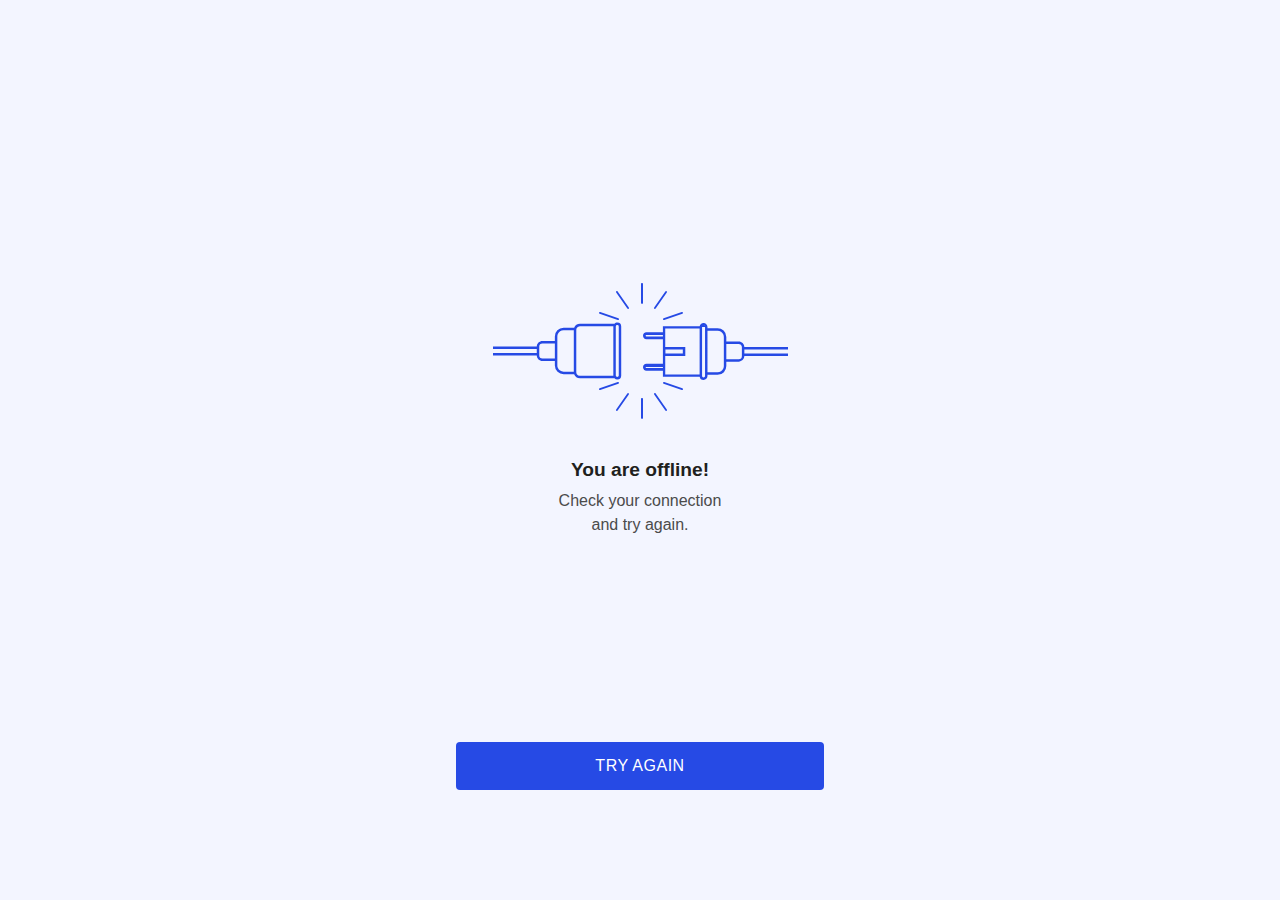
<file: deployment/react-web/offline.html>
<!DOCTYPE html>
<html>
    <head>
        <meta charset="utf-8">
        <title>You are offline!</title>
        <meta name="viewport" content="width=device-width, initial-scale=1">
        <script type="text/javascript">
            window.addEventListener("online", function() {
                document.location.reload();
            });
        </script>
        <style type="text/css">
            body {
                margin: 0;
                background-color: #f3f5ff;
                font-family: sans-serif;
                line-height: 1.5em;
                text-align: center;
            }
            .container {
                display: flex;
                flex-direction: column;
                justify-content: center;
                max-width: 400px;
                min-height: 100vh;
                margin: 0 auto;
            }
            .notice {
                flex: 1;
                display: flex;
                flex-direction: column;
                align-items: center;
                justify-content: center;
                max-width: 180px;
                max-height: 600px;
                padding: 16px;
                margin: 0 auto;
            }
            svg {
                margin-bottom: 32px;
            }
            h2 {
                margin: 0;
                font-size: 1.2em;
                line-height: 2em;
                color: #1f1f20;
            }
            p {
                margin: 0;
                color: #4b4b4b;
            }
            a {
                display: block;
                padding: 12px;
                margin: 16px;
                background-color: #264ae5;
                border-radius: 4px;
                color: white;
                text-decoration: none;
                text-transform: uppercase;
                letter-spacing: 0.5px;
            }
        </style>
    </head>
    <body>
        <div class="container">
            <div class="notice">
                <svg width="295" height="136" xmlns="http://www.w3.org/2000/svg">
                    <g fill="#264AE5" fill-rule="evenodd">
                        <path d="M125.765 92.493a1.436 1.436 0 01-.899 1.338c-.17.07-.354.108-.548.108h-.089c-.192 0-.377-.037-.546-.108a1.444 1.444 0 01-.9-1.338V43.508a1.447 1.447 0 011.447-1.446h.088a1.45 1.45 0 011.447 1.446v48.985zm-5.417-43.817h-.017v43.817c0 .112.004.22.017.329h-33.4a3.705 3.705 0 01-3.103-1.642 3.388 3.388 0 01-.562-1.863V46.684c0-.742.242-1.43.657-1.998a3.705 3.705 0 013.007-1.508h33.4v5.498zM80.798 88.7h-10.18a6.289 6.289 0 01-5.783-3.831 6.209 6.209 0 01-.494-2.435v-29c0-.867.177-1.692.497-2.444a6.287 6.287 0 015.78-3.824h10.18V88.7zM61.858 75.54h-12.4a3.209 3.209 0 01-3.204-3.2v-8.637a3.205 3.205 0 013.205-3.2l12.399.001V75.54zm62.46-35.927h-.088c-1.1 0-2.093.456-2.8 1.19H86.946c-2.656 0-4.926 1.62-5.782 3.883H70.618a8.744 8.744 0 00-6.277 2.651 8.711 8.711 0 00-2.484 6.096v4.591h-12.4c-3.077 0-5.592 2.452-5.684 5.503H0v2.407h43.769v4.103H0v2.48h43.773c.092 3.05 2.607 5.502 5.685 5.502h12.399v4.415a8.704 8.704 0 002.701 6.31 8.737 8.737 0 006.06 2.436h10.498c.816 2.333 3.124 4.018 5.831 4.018h34.481a3.883 3.883 0 002.801 1.189h.089a3.901 3.901 0 003.898-3.894V43.508a3.902 3.902 0 00-3.898-3.895z"/><path d="M121.012 43v6h-.024v-5.64c0-.121.007-.241.024-.36M248.874 72.928a3.204 3.204 0 01-3.196 3.214h-12.365V61.038h12.365c1.4 0 2.59.91 3.023 2.172.111.327.173.678.173 1.042v8.676zm-18.038 10.139c0 .894-.188 1.744-.522 2.515-.968 2.223-3.176 3.78-5.74 3.78h-10.09V47.64h10.09c2.583 0 4.805 1.58 5.76 3.83.322.758.502 1.59.502 2.464v29.134zm-18.798 10.025c0 .8-.645 1.45-1.443 1.45h-.09a1.445 1.445 0 01-1.441-1.45V43.91a1.447 1.447 0 011.442-1.451h.09a1.449 1.449 0 011.443 1.451v49.182zm-39.62-22.49h17.398V66.4H172.42v4.203zm34.201 20.819h-34.388V73.094h20.063v-9.186H172.23V45.581h34.388v45.84zm-36.716-37.897H153.4a.777.777 0 01-.777-.784c0-.431.35-.781.777-.781h16.503v1.565zm0 31.519H153.4a.777.777 0 01-.777-.783c0-.432.35-.782.777-.782h16.503v1.565zm81.449-18.477H295v-2.491h-43.653c-.091-3.065-2.6-5.528-5.669-5.528h-12.365v-4.614a8.784 8.784 0 00-2.714-6.358 8.677 8.677 0 00-6.025-2.427h-10.09V43.91c0-2.155-1.744-3.91-3.889-3.91h-.09c-1.915 0-3.511 1.401-3.825 3.239h-36.777v6.08H153.4c-1.876 0-3.4 1.536-3.4 3.421 0 1.888 1.524 3.423 3.4 3.423h16.503v24.676H153.4c-1.876 0-3.4 1.535-3.4 3.42 0 1.888 1.524 3.423 3.4 3.423h16.503v6.08h36.777A3.893 3.893 0 00210.506 97h.09c2.144 0 3.887-1.753 3.887-3.908v-1.238h10.091a8.682 8.682 0 006.322-2.727 8.78 8.78 0 002.417-6.06v-4.433h12.365c3.07 0 5.578-2.464 5.669-5.528H295v-2.491h-43.648v-4.049z"/><path d="M212 43.032V44h-4v-.968c0-.163.07-.316.196-.454.291-.32.888-.548 1.583-.578h.43c1.002.041 1.791.488 1.791 1.032M170 51v1h-17.989a.73.73 0 01-.011-.134c0-.478.364-.866.811-.866H170M170 83v1h-17.992a.616.616 0 01-.008-.11c0-.491.364-.89.811-.89H170M149 21c-.552 0-1-.409-1-.913V.913c0-.504.448-.913 1-.913s1 .409 1 .913v19.174c0 .504-.448.913-1 .913M161.918 26a.907.907 0 01-.53-.173.956.956 0 01-.22-1.311L172.33 8.397a.906.906 0 011.281-.224c.415.3.514.887.22 1.311l-11.16 16.119a.915.915 0 01-.753.397M170.917 37a.917.917 0 01-.865-.596.885.885 0 01.561-1.137l18.165-6.216a.923.923 0 011.17.545.885.885 0 01-.56 1.137l-18.166 6.216a.928.928 0 01-.305.051M135.081 26a.912.912 0 01-.751-.397L123.17 9.484a.954.954 0 01.218-1.311c.415-.3.989-.2 1.282.224l11.16 16.119a.954.954 0 01-.218 1.31.902.902 0 01-.53.174M125.083 37a.935.935 0 01-.305-.05l-18.165-6.217a.885.885 0 01-.56-1.137.924.924 0 011.169-.545l18.165 6.216a.885.885 0 01.56 1.137.916.916 0 01-.864.596M149 136c-.552 0-1-.41-1-.913v-19.174c0-.504.448-.913 1-.913s1 .409 1 .913v19.174c0 .504-.448.913-1 .913M173.08 128a.912.912 0 01-.75-.397l-11.161-16.119a.956.956 0 01.219-1.31c.415-.301.988-.2 1.283.223l11.16 16.119a.953.953 0 01-.22 1.311.898.898 0 01-.53.173M189.083 107a.939.939 0 01-.305-.051l-18.165-6.216a.885.885 0 01-.56-1.137.924.924 0 011.169-.545l18.166 6.216a.885.885 0 01.56 1.137.916.916 0 01-.865.596M123.919 128a.9.9 0 01-.53-.173.954.954 0 01-.22-1.311l11.16-16.119a.907.907 0 011.283-.224c.414.3.512.887.219 1.311l-11.16 16.12a.912.912 0 01-.752.396M106.917 107a.916.916 0 01-.865-.596.885.885 0 01.56-1.137l18.166-6.216a.924.924 0 011.17.545.885.885 0 01-.56 1.137l-18.166 6.216a.94.94 0 01-.305.051" />
                    </g>
                </svg>
                <h2>You are offline!</h2>
                <p>Check your connection and try again.</p>
            </div>
            <a href="">Try again</a>
        </div>
    </body>
</html>
</file>
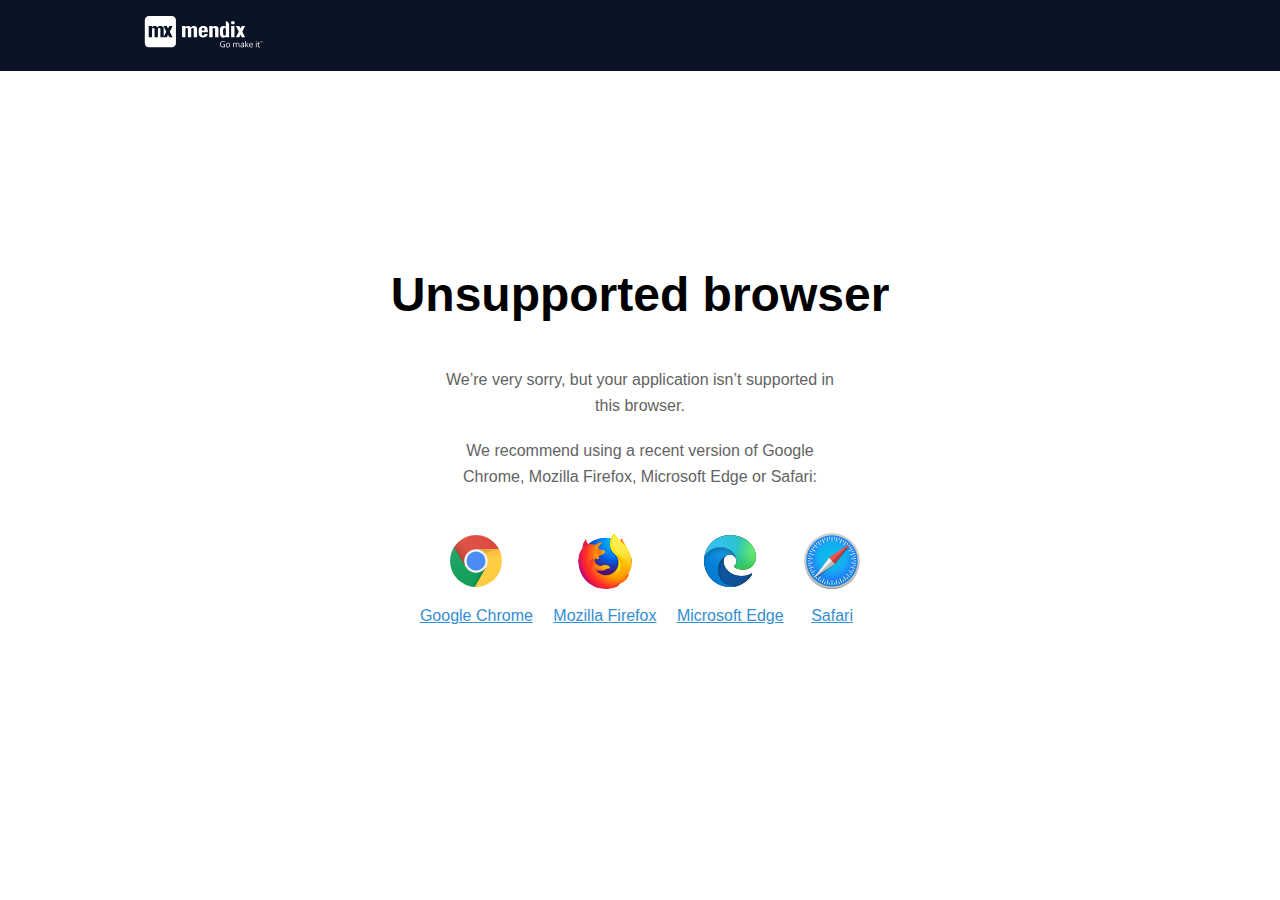
<file: deployment/react-web/unsupported-browser.html>
<!DOCTYPE html>
<html lang="en-US">
    <head>
        <meta charset="utf-8">
        <title>Unsupported browser</title>
        <meta http-equiv="X-UA-Compatible" content="IE=edge">
        <meta name="viewport" content="width=device-width, initial-scale=1">
        <style>
            body {
                margin: 0;
                background-color: #ffffff;
                font-family: Arial, sans-serif;
                line-height: 1.5em;
                text-align: center;
            }
            .container {
                max-width: 992px;
                padding: 0 16px;
                margin: 0 auto;
            }
            .main {
                padding-top: 152px;
                padding-bottom: 152px;
            }
            .header {
                background-color: #0a1325;
                text-align: left;
                padding: 16px 0;
            }
            h1 {
                margin: 0;
                font-size: 3em;
                line-height: 3em;
                color: #000000;
            }
            p {
                margin: 0 auto 20px;
                color: #636363;
                font-size: 1em;
                line-height: 1.6em;
                max-width: 400px;
            }
            .browser-link {
                color: #348ed1;
                font-size: 1em;
                line-height: 2em;
                display: inline-block;
                margin: 24px 8px;
                vertical-align: top;
            }

            @media screen and (max-width: 767px) {
                .main {
                    padding-top: 64px;
                    padding-bottom: 64px;
                }
                h1 {
                    font-size: 1.6em;
                    line-height: 1.8em;
                    margin-bottom: 32px;
                }
                .browser-link {
                    font-size: 0.8em;
                    line-height: 1.4em;
                    margin: 16px 4px;
                    width: 56px;
                }
                .browser-link svg {
                    width: 32px;
                    height: 32px;
                }
            }
        </style>
    </head>
    <body>
        <div class="header">
            <div class="container">
                <svg xmlns="http://www.w3.org/2000/svg" width="119" height="32" viewBox="0 0 119 32" version="1.1"><g id="surface1"><path style=" stroke:none;fill-rule:evenodd;fill:rgb(100%,100%,100%);fill-opacity:1;" d="M 27.777344 31.328125 L 4.957031 31.328125 C 2.667969 31.324219 0.8125 29.457031 0.808594 27.152344 L 0.808594 4.175781 C 0.8125 1.871094 2.667969 0.00390625 4.957031 0 L 27.777344 0 C 30.066406 0.00390625 31.925781 1.871094 31.933594 4.175781 L 31.933594 27.152344 C 31.933594 28.261719 31.496094 29.324219 30.714844 30.105469 C 29.9375 30.890625 28.878906 31.328125 27.777344 31.328125 Z M 28.632812 9.992188 L 25.292969 9.992188 L 24.035156 12.554688 L 22.765625 9.992188 L 19.421875 9.992188 L 22.277344 15.664062 L 19.691406 20.792969 L 19.691406 12.585938 C 19.679688 12.167969 19.574219 11.757812 19.382812 11.390625 C 19.214844 11.101562 18.988281 10.847656 18.722656 10.648438 C 18.4375 10.441406 18.121094 10.28125 17.785156 10.175781 C 17.414062 10.066406 17.03125 10.007812 16.644531 10.003906 C 16.03125 9.988281 15.421875 10.105469 14.859375 10.347656 C 14.34375 10.589844 13.890625 10.945312 13.53125 11.390625 C 13.265625 10.957031 12.886719 10.609375 12.4375 10.378906 C 11.953125 10.117188 11.40625 9.988281 10.855469 10.003906 C 10.300781 9.992188 9.746094 10.089844 9.226562 10.289062 C 8.761719 10.515625 8.367188 10.871094 8.09375 11.316406 L 8.042969 11.316406 L 8.042969 9.992188 L 4.703125 9.992188 L 4.703125 21.332031 L 8.042969 21.332031 L 8.042969 13.175781 C 8.097656 12.515625 8.644531 12.007812 9.304688 12.007812 C 9.960938 12.007812 10.511719 12.515625 10.5625 13.175781 L 10.5625 21.332031 L 13.890625 21.332031 L 13.890625 13.195312 C 13.890625 12.492188 14.453125 11.921875 15.152344 11.921875 C 15.851562 11.921875 16.414062 12.492188 16.414062 13.195312 L 16.414062 21.332031 L 22.765625 21.332031 L 24.035156 18.773438 L 25.292969 21.332031 L 28.632812 21.332031 L 25.78125 15.664062 Z M 28.632812 9.992188 "/><path style=" stroke:none;fill-rule:nonzero;fill:rgb(100%,100%,100%);fill-opacity:1;" d="M 85.125 8.335938 C 85.085938 7.488281 84.710938 6.695312 84.089844 6.125 C 83.464844 5.558594 82.640625 5.265625 81.800781 5.308594 L 81.800781 10.878906 C 81.546875 10.59375 81.230469 10.367188 80.878906 10.214844 C 80.359375 10.011719 79.804688 9.914062 79.25 9.929688 C 78.542969 9.878906 77.839844 10.082031 77.269531 10.503906 C 76.804688 10.882812 76.457031 11.386719 76.257812 11.953125 C 76.046875 12.566406 75.9375 13.203125 75.921875 13.851562 L 75.921875 17.609375 C 75.941406 18.265625 76.054688 18.914062 76.257812 19.535156 C 76.449219 20.117188 76.800781 20.632812 77.269531 21.023438 C 77.855469 21.46875 78.582031 21.6875 79.3125 21.636719 C 79.902344 21.65625 80.488281 21.542969 81.027344 21.308594 C 81.300781 21.1875 81.546875 21.011719 81.75 20.792969 L 81.75 21.367188 L 85.09375 21.367188 L 85.09375 8.410156 Z M 81.800781 13.703125 L 81.800781 18.558594 C 81.765625 19.042969 81.441406 19.457031 80.984375 19.601562 C 80.871094 19.65625 80.746094 19.679688 80.617188 19.675781 C 80.617188 19.675781 79.039062 19.980469 79.039062 15.761719 C 79.039062 13.75 79.402344 12.773438 79.769531 12.300781 L 79.894531 12.144531 C 79.945312 12.082031 80.019531 12.035156 80.097656 12.011719 C 80.246094 11.902344 80.433594 11.851562 80.617188 11.871094 C 80.832031 11.875 81.039062 11.9375 81.222656 12.046875 C 81.605469 12.273438 81.84375 12.691406 81.839844 13.144531 L 81.839844 13.6875 Z M 60.398438 18.371094 C 60.351562 18.84375 60.03125 19.246094 59.582031 19.390625 C 59.445312 19.417969 59.3125 19.441406 59.175781 19.453125 C 58.863281 19.484375 58.554688 19.390625 58.316406 19.191406 C 58.082031 18.988281 57.933594 18.699219 57.910156 18.386719 C 57.8125 17.625 57.8125 16.207031 57.8125 16.207031 L 63.761719 16.207031 C 63.804688 15.382812 63.804688 14.5625 63.761719 13.742188 C 63.699219 13.0625 63.5 12.402344 63.175781 11.800781 C 62.839844 11.238281 62.351562 10.785156 61.765625 10.496094 C 60.964844 10.144531 60.09375 9.984375 59.222656 10.027344 C 58.386719 9.996094 57.554688 10.144531 56.777344 10.460938 C 56.207031 10.722656 55.722656 11.140625 55.382812 11.667969 C 55.054688 12.199219 54.851562 12.800781 54.78125 13.421875 C 54.585938 14.910156 54.585938 16.417969 54.78125 17.902344 C 54.855469 18.554688 55.066406 19.183594 55.398438 19.75 C 55.742188 20.273438 56.226562 20.691406 56.792969 20.949219 C 57.566406 21.269531 58.402344 21.421875 59.238281 21.390625 C 59.898438 21.398438 60.558594 21.300781 61.1875 21.105469 C 61.703125 20.929688 62.179688 20.652344 62.582031 20.28125 C 63.269531 19.703125 63.683594 18.855469 63.722656 17.953125 L 60.398438 17.953125 C 60.40625 18.09375 60.40625 18.230469 60.398438 18.371094 Z M 57.894531 13.128906 C 57.929688 12.453125 58.476562 11.917969 59.148438 11.90625 C 59.480469 11.890625 59.800781 12.015625 60.039062 12.246094 C 60.277344 12.476562 60.414062 12.796875 60.414062 13.128906 C 60.445312 13.578125 60.445312 14.03125 60.414062 14.480469 L 57.8125 14.480469 C 57.8125 14.03125 57.839844 13.578125 57.894531 13.128906 Z M 57.894531 13.128906 "/><path style=" stroke:none;fill-rule:evenodd;fill:rgb(100%,100%,100%);fill-opacity:1;" d="M 53.101562 12.554688 C 53.066406 12.148438 52.953125 11.75 52.765625 11.390625 C 52.601562 11.101562 52.375 10.847656 52.105469 10.648438 C 51.824219 10.441406 51.507812 10.28125 51.171875 10.175781 C 50.203125 9.894531 49.171875 9.957031 48.242188 10.347656 C 47.730469 10.589844 47.277344 10.945312 46.914062 11.390625 C 46.648438 10.957031 46.273438 10.609375 45.824219 10.378906 C 45.335938 10.128906 44.796875 9.996094 44.25 10.003906 C 43.695312 9.992188 43.140625 10.089844 42.621094 10.289062 C 42.136719 10.511719 41.726562 10.871094 41.4375 11.324219 L 41.390625 11.324219 L 41.390625 9.992188 L 38.046875 9.992188 L 38.046875 21.316406 L 41.390625 21.316406 L 41.390625 13.160156 C 41.441406 12.5 41.988281 11.992188 42.648438 11.992188 C 43.308594 11.992188 43.855469 12.5 43.90625 13.160156 L 43.90625 21.316406 L 47.21875 21.316406 L 47.21875 13.195312 C 47.234375 12.511719 47.792969 11.96875 48.472656 11.980469 C 49.152344 11.96875 49.714844 12.511719 49.734375 13.195312 L 49.734375 21.332031 L 53.078125 21.332031 L 53.078125 12.554688 Z M 74.1875 11.390625 C 74.023438 11.097656 73.800781 10.847656 73.535156 10.648438 C 73.25 10.4375 72.929688 10.277344 72.589844 10.175781 C 72.21875 10.066406 71.835938 10.007812 71.449219 10.003906 C 70.890625 9.984375 70.332031 10.089844 69.820312 10.3125 C 69.332031 10.519531 68.921875 10.871094 68.644531 11.324219 L 68.597656 11.324219 L 68.597656 9.992188 L 65.246094 9.992188 L 65.246094 21.316406 L 68.597656 21.316406 L 68.597656 13.175781 C 68.613281 12.496094 69.171875 11.953125 69.851562 11.964844 C 70.53125 11.953125 71.09375 12.492188 71.113281 13.175781 L 71.113281 21.316406 L 74.457031 21.316406 L 74.457031 12.382812 C 74.445312 12.035156 74.351562 11.695312 74.1875 11.390625 Z M 101.125 9.992188 L 97.785156 9.992188 L 96.519531 12.554688 L 95.265625 9.992188 L 91.914062 9.992188 L 94.777344 15.664062 L 91.914062 21.332031 L 95.265625 21.332031 L 96.519531 18.773438 L 97.785156 21.332031 L 101.125 21.332031 L 98.273438 15.664062 Z M 90.503906 21.332031 L 87.15625 21.332031 L 87.15625 9.992188 L 90.496094 9.992188 Z M 89.984375 8.335938 L 87.703125 8.335938 C 87.414062 8.335938 87.179688 8.101562 87.179688 7.8125 L 87.179688 5.816406 C 87.179688 5.527344 87.414062 5.292969 87.703125 5.292969 L 89.984375 5.292969 C 90.273438 5.292969 90.503906 5.527344 90.503906 5.816406 L 90.503906 7.8125 C 90.503906 8.101562 90.273438 8.335938 89.984375 8.335938 Z M 78.929688 28.226562 L 80.976562 28.226562 L 80.976562 31.082031 C 80.660156 31.183594 80.335938 31.257812 80.007812 31.3125 C 79.625 31.363281 79.242188 31.386719 78.859375 31.382812 C 78.0625 31.425781 77.289062 31.128906 76.722656 30.5625 C 76.1875 29.945312 75.914062 29.140625 75.964844 28.324219 C 75.945312 27.753906 76.074219 27.1875 76.339844 26.683594 C 76.582031 26.222656 76.960938 25.851562 77.421875 25.617188 C 77.929688 25.367188 78.488281 25.246094 79.054688 25.253906 C 79.671875 25.25 80.28125 25.367188 80.855469 25.601562 L 80.585938 26.207031 C 80.089844 25.992188 79.554688 25.875 79.011719 25.871094 C 78.375 25.832031 77.753906 26.066406 77.292969 26.511719 C 76.859375 27 76.632812 27.644531 76.671875 28.300781 C 76.621094 28.960938 76.835938 29.613281 77.269531 30.113281 C 77.738281 30.558594 78.375 30.785156 79.019531 30.738281 C 79.433594 30.734375 79.84375 30.6875 80.242188 30.597656 L 80.242188 28.839844 L 78.898438 28.839844 Z M 78.929688 28.226562 "/><path style=" stroke:none;fill-rule:nonzero;fill:rgb(100%,100%,100%);fill-opacity:1;" d="M 86.023438 29.105469 C 86.054688 29.71875 85.859375 30.324219 85.46875 30.800781 C 85.066406 31.222656 84.503906 31.441406 83.925781 31.410156 C 83.546875 31.417969 83.171875 31.320312 82.84375 31.128906 C 82.523438 30.9375 82.273438 30.652344 82.117188 30.308594 C 81.941406 29.925781 81.855469 29.503906 81.867188 29.078125 C 81.828125 28.464844 82.027344 27.859375 82.417969 27.390625 C 82.820312 26.976562 83.378906 26.757812 83.953125 26.789062 C 84.519531 26.761719 85.070312 26.988281 85.460938 27.40625 C 85.859375 27.875 86.0625 28.484375 86.023438 29.105469 Z M 82.574219 29.105469 C 82.542969 29.5625 82.664062 30.019531 82.917969 30.398438 C 83.183594 30.683594 83.550781 30.847656 83.941406 30.847656 C 84.328125 30.847656 84.699219 30.683594 84.960938 30.398438 C 85.222656 30.019531 85.347656 29.558594 85.3125 29.09375 C 85.34375 28.640625 85.222656 28.191406 84.960938 27.816406 C 84.695312 27.535156 84.324219 27.375 83.941406 27.375 C 83.554688 27.375 83.183594 27.535156 82.917969 27.816406 C 82.664062 28.195312 82.542969 28.648438 82.574219 29.105469 Z M 82.574219 29.105469 "/><path style=" stroke:none;fill-rule:evenodd;fill:rgb(100%,100%,100%);fill-opacity:1;" d="M 94.769531 31.328125 L 94.769531 28.445312 C 94.796875 28.152344 94.710938 27.859375 94.53125 27.625 C 94.34375 27.433594 94.082031 27.332031 93.8125 27.355469 C 93.460938 27.328125 93.113281 27.460938 92.867188 27.71875 C 92.640625 28.039062 92.535156 28.429688 92.566406 28.824219 L 92.566406 31.285156 L 91.875 31.285156 L 91.875 28.445312 C 91.90625 28.15625 91.824219 27.859375 91.644531 27.625 C 91.457031 27.429688 91.191406 27.332031 90.921875 27.355469 C 90.566406 27.328125 90.222656 27.46875 89.984375 27.734375 C 89.75 28.105469 89.644531 28.542969 89.683594 28.980469 L 89.683594 31.328125 L 88.996094 31.328125 L 88.996094 26.894531 L 89.550781 26.894531 L 89.664062 27.503906 C 89.796875 27.285156 89.984375 27.109375 90.210938 26.996094 C 90.464844 26.867188 90.746094 26.804688 91.027344 26.8125 C 91.601562 26.734375 92.160156 27.035156 92.414062 27.5625 C 92.554688 27.328125 92.757812 27.136719 93 27.011719 C 93.273438 26.875 93.574219 26.808594 93.878906 26.8125 C 94.300781 26.777344 94.714844 26.917969 95.027344 27.199219 C 95.3125 27.546875 95.449219 27.992188 95.410156 28.4375 L 95.410156 31.328125 Z M 94.769531 31.328125 "/><path style=" stroke:none;fill-rule:nonzero;fill:rgb(100%,100%,100%);fill-opacity:1;" d="M 99.429688 31.328125 L 99.300781 30.695312 C 99.121094 30.933594 98.890625 31.128906 98.625 31.261719 C 98.363281 31.363281 98.085938 31.414062 97.808594 31.410156 C 97.425781 31.425781 97.050781 31.304688 96.75 31.074219 C 96.484375 30.824219 96.34375 30.46875 96.367188 30.105469 C 96.367188 29.210938 97.097656 28.734375 98.558594 28.691406 L 99.375 28.691406 L 99.375 28.421875 C 99.394531 28.144531 99.3125 27.871094 99.144531 27.652344 C 98.949219 27.464844 98.679688 27.371094 98.410156 27.398438 C 97.964844 27.414062 97.527344 27.53125 97.132812 27.742188 L 96.917969 27.226562 C 97.152344 27.101562 97.398438 27.007812 97.652344 26.945312 C 97.917969 26.878906 98.195312 26.84375 98.46875 26.847656 C 98.898438 26.8125 99.324219 26.9375 99.667969 27.199219 C 99.953125 27.5 100.097656 27.910156 100.058594 28.324219 L 100.058594 31.328125 Z M 97.882812 30.859375 C 98.25 30.882812 98.613281 30.757812 98.890625 30.515625 C 99.148438 30.261719 99.28125 29.90625 99.257812 29.546875 L 99.257812 29.144531 L 98.574219 29.144531 C 98.167969 29.128906 97.761719 29.214844 97.390625 29.390625 C 97.152344 29.535156 97.015625 29.800781 97.035156 30.078125 C 97.023438 30.289062 97.101562 30.492188 97.253906 30.636719 C 97.429688 30.785156 97.652344 30.863281 97.882812 30.859375 Z M 97.882812 30.859375 "/><path style=" stroke:none;fill-rule:evenodd;fill:rgb(100%,100%,100%);fill-opacity:1;" d="M 101.828125 29.0625 C 101.949219 28.898438 102.128906 28.675781 102.363281 28.414062 L 103.832031 26.894531 L 104.648438 26.894531 L 102.8125 28.785156 L 104.769531 31.328125 L 103.953125 31.328125 L 102.324219 29.234375 L 101.808594 29.667969 L 101.808594 31.3125 L 101.132812 31.3125 L 101.132812 25.035156 L 101.828125 25.035156 Z M 101.828125 29.0625 "/><path style=" stroke:none;fill-rule:nonzero;fill:rgb(100%,100%,100%);fill-opacity:1;" d="M 107.28125 31.410156 C 106.691406 31.441406 106.117188 31.226562 105.699219 30.808594 C 105.292969 30.363281 105.085938 29.773438 105.121094 29.167969 C 105.085938 28.554688 105.277344 27.953125 105.65625 27.472656 C 106.015625 27.046875 106.546875 26.8125 107.101562 26.839844 C 107.609375 26.8125 108.105469 27.015625 108.453125 27.390625 C 108.792969 27.789062 108.96875 28.304688 108.941406 28.832031 L 108.941406 29.257812 L 105.828125 29.257812 C 105.8125 29.691406 105.953125 30.109375 106.226562 30.441406 C 106.515625 30.722656 106.90625 30.871094 107.304688 30.851562 C 107.804688 30.851562 108.296875 30.746094 108.753906 30.546875 L 108.753906 31.148438 C 108.53125 31.246094 108.300781 31.320312 108.0625 31.367188 C 107.804688 31.410156 107.539062 31.425781 107.28125 31.410156 Z M 107.09375 27.371094 C 106.765625 27.355469 106.449219 27.484375 106.226562 27.726562 C 105.996094 27.992188 105.859375 28.332031 105.84375 28.683594 L 108.207031 28.683594 C 108.230469 28.339844 108.128906 27.996094 107.921875 27.71875 C 107.710938 27.480469 107.40625 27.355469 107.09375 27.371094 Z M 111.828125 25.691406 C 111.816406 25.566406 111.859375 25.445312 111.941406 25.355469 C 112.023438 25.28125 112.128906 25.242188 112.234375 25.246094 C 112.339844 25.246094 112.441406 25.285156 112.519531 25.355469 C 112.671875 25.550781 112.671875 25.828125 112.519531 26.027344 C 112.355469 26.179688 112.105469 26.179688 111.941406 26.027344 C 111.859375 25.933594 111.820312 25.8125 111.828125 25.691406 Z M 112.570312 31.328125 L 111.882812 31.328125 L 111.882812 26.894531 L 112.570312 26.894531 Z M 112.570312 31.328125 "/><path style=" stroke:none;fill-rule:evenodd;fill:rgb(100%,100%,100%);fill-opacity:1;" d="M 115.273438 30.859375 C 115.390625 30.867188 115.507812 30.867188 115.625 30.859375 L 115.894531 30.800781 L 115.894531 31.320312 C 115.789062 31.359375 115.679688 31.386719 115.570312 31.402344 C 115.4375 31.410156 115.308594 31.410156 115.175781 31.402344 C 114.8125 31.449219 114.441406 31.320312 114.183594 31.054688 C 113.925781 30.789062 113.808594 30.414062 113.863281 30.046875 L 113.863281 27.414062 L 113.238281 27.414062 L 113.238281 27.09375 L 113.890625 26.8125 L 114.175781 25.863281 L 114.574219 25.863281 L 114.574219 26.894531 L 115.886719 26.894531 L 115.886719 27.414062 L 114.574219 27.414062 L 114.574219 30.03125 C 114.5625 30.253906 114.632812 30.472656 114.769531 30.644531 C 114.902344 30.785156 115.085938 30.863281 115.273438 30.859375 Z M 115.273438 30.859375 "/><path style=" stroke:none;fill-rule:nonzero;fill:rgb(100%,100%,100%);fill-opacity:1;" d="M 116.878906 26.421875 L 116.691406 26.421875 L 116.691406 25.484375 L 116.375 25.484375 L 116.375 25.335938 L 117.191406 25.335938 L 117.191406 25.492188 L 116.863281 25.492188 Z M 117.808594 26.421875 L 117.5 25.601562 L 117.5 26.421875 L 117.3125 26.421875 L 117.3125 25.335938 L 117.605469 25.335938 L 117.90625 26.15625 L 118.21875 25.335938 L 118.496094 25.335938 L 118.496094 26.429688 L 118.300781 26.429688 L 118.300781 25.609375 L 117.972656 26.429688 Z M 117.808594 26.421875 "/></g></svg>
            </div>
        </div>
        <div class="container main">
            <h1>Unsupported browser</h1>
            <p>We’re very sorry, but your application isn’t supported in this browser.</p>
            <p>We recommend using a recent version of Google Chrome, Mozilla Firefox, Microsoft Edge or Safari:</p>
            <div>
                <a class="browser-link" href="https://www.google.com/chrome/" target="_blank" rel="noopener noreferrer">
                    <svg xmlns="http://www.w3.org/2000/svg" width="56" height="56" fill="none" viewBox="0 0 190 190"><linearGradient id="d" x1="28.3" x2="80.8" y1="75" y2="44.4" gradientUnits="userSpaceOnUse"><stop offset="0" stop-color="#a52714" stop-opacity=".6"/><stop offset=".7" stop-color="#a52714" stop-opacity="0"/></linearGradient><linearGradient id="f" x1="109.9" x2="51.5" y1="164.5" y2="130.3" gradientUnits="userSpaceOnUse"><stop offset="0" stop-color="#055524" stop-opacity=".4"/><stop offset=".3" stop-color="#055524" stop-opacity="0"/></linearGradient><linearGradient id="h" x1="121.9" x2="136.6" y1="49.8" y2="114.1" gradientUnits="userSpaceOnUse"><stop offset="0" stop-color="#ea6100" stop-opacity=".3"/><stop offset=".7" stop-color="#ea6100" stop-opacity="0"/></linearGradient><radialGradient id="a" cx="91.2" cy="55" r="84.1" gradientUnits="userSpaceOnUse"><stop offset="0" stop-color="#3e2723" stop-opacity=".2"/><stop offset="1" stop-color="#3e2723" stop-opacity="0"/></radialGradient><radialGradient id="i" cx="20.9" cy="47.5" r="78" xlink:href="#a"/><radialGradient id="j" cx="94.8" cy="95.1" r="87.9" gradientUnits="userSpaceOnUse"><stop offset="0" stop-color="#263238" stop-opacity=".2"/><stop offset="1" stop-color="#263238" stop-opacity="0"/></radialGradient><radialGradient id="k" cx="33.3" cy="31" r="176.8" gradientUnits="userSpaceOnUse"><stop offset="0" stop-color="#fff" stop-opacity=".1"/><stop offset="1" stop-color="#fff" stop-opacity="0"/></radialGradient><clipPath id="b"><circle cx="95" cy="95" r="88"/></clipPath><g clip-path="url(#b)"><use fill="#db4437" xlink:href="#c"/><use fill="url(#d)" xlink:href="#c"/><use fill="#0f9d58" xlink:href="#e"/><use fill="url(#f)" xlink:href="#e"/><use fill="#ffcd40" xlink:href="#g"/><use fill="url(#h)" xlink:href="#g"/><g fill-opacity=".1"><path fill="#3e2723" d="M61.3 114.7L21 47.4l39 67.8z"/><path fill="#263238" d="M128.8 116.3l-.8-.4-37.3 67 38.3-67z"/></g><path id="e" d="M7 183h83.8l39-39v-29H60.2L7 23.5z"/><path id="g" d="M95 55l34.6 60L91 183h92V55z"/><path id="c" d="M21 7v108h39.4L95 55h88V7z"/><path fill="url(#a)" d="M95 55v21l78.4-21z"/><path fill="url(#i)" d="M21 47.5l57.2 57.2L60.4 115z"/><path fill="url(#j)" d="M90.8 183l21-78.3 17.8 10.3z"/><circle cx="95" cy="95" r="40" fill="#f1f1f1"/><circle cx="95" cy="95" r="32" fill="#4285f4"/><circle cx="95" cy="95" r="88" fill="url(#k)"/><g fill="#3e2723" fill-opacity=".1"><path fill="#fff" d="M129.6 115a40 40 0 01-69.2 0L7 24.5 60.4 116a40 40 0 0069.2 0z"/><path d="M96 55h-.5a40 40 0 110 80h.5c22 0 40-18 40-40s-18-40-40-40zm-1 127a88 88 0 0088-87.5v.5A88 88 0 017 95v-.5A88 88 0 0095 182z"/><g fill-opacity=".2"><path fill="#fff" d="M130 116.3a39.3 39.3 0 003.4-32 38 38 0 01-3.8 30.7L92 183l38.2-66.5zM95 8a88 88 0 0188 87.5V95A88 88 0 007 95v.5A88 88 0 0195 8z"/><path d="M95 54c-22 0-40 18-40 40v1c0-22 18-40 40-40h88v-1z"/></g></g></g></svg>
                    <br>Google Chrome
                </a>
                <a class="browser-link" href="https://www.mozilla.org/firefox/" target="_blank" rel="noopener noreferrer">
                    <svg xmlns="http://www.w3.org/2000/svg" width="56" height="56" viewBox="0 0 953.37 984"><defs><radialGradient id="radial-gradient" cx="-14491.11" cy="9293.72" fx="-14519.875714136173" r="450.88" gradientTransform="matrix(0.76, 0.03, 0.05, -1.12, 11485.79, 11147.95)" gradientUnits="userSpaceOnUse"><stop offset="0.1" stop-color="#ffea00"/><stop offset="0.17" stop-color="#ffde00"/><stop offset="0.28" stop-color="#ffbf00"/><stop offset="0.43" stop-color="#ff8e00"/><stop offset="0.77" stop-color="#ff272d"/><stop offset="0.87" stop-color="#e0255a"/><stop offset="0.95" stop-color="#cc2477"/><stop offset="1" stop-color="#c42482"/></radialGradient><radialGradient id="radial-gradient-2" cx="-7587.48" cy="8863.48" r="791.23" gradientTransform="matrix(1.23, 0, 0, -1.23, 9957.91, 11055.45)" gradientUnits="userSpaceOnUse"><stop offset="0" stop-color="#00ccda"/><stop offset="0.22" stop-color="#0083ff"/><stop offset="0.26" stop-color="#007af9"/><stop offset="0.33" stop-color="#0060e8"/><stop offset="0.33" stop-color="#005fe7"/><stop offset="0.44" stop-color="#2639ad"/><stop offset="0.52" stop-color="#401e84"/><stop offset="0.57" stop-color="#4a1475"/></radialGradient><linearGradient id="linear-gradient" x1="540.64" y1="254.8" x2="349.2" y2="881.03" gradientTransform="matrix(1, 0, 0, -1, 0, 984)" gradientUnits="userSpaceOnUse"><stop offset="0" stop-color="#000f43" stop-opacity="0.4"/><stop offset="0.48" stop-color="#001962" stop-opacity="0.17"/><stop offset="1" stop-color="#002079" stop-opacity="0"/></linearGradient><radialGradient id="radial-gradient-3" cx="-8337.74" cy="7467.89" r="266.89" gradientTransform="matrix(1.22, 0.12, 0.12, -1.22, 10240.78, 10765.16)" gradientUnits="userSpaceOnUse"><stop offset="0" stop-color="#ffea00"/><stop offset="0.5" stop-color="#ff272d"/><stop offset="1" stop-color="#c42482"/></radialGradient><radialGradient id="radial-gradient-4" cx="-8361.89" cy="7723.8" r="445.68" gradientTransform="matrix(1.22, 0.12, 0.12, -1.22, 10240.78, 10765.16)" gradientUnits="userSpaceOnUse"><stop offset="0" stop-color="#ffe900"/><stop offset="0.16" stop-color="#ffaf0e"/><stop offset="0.32" stop-color="#ff7a1b"/><stop offset="0.47" stop-color="#ff4e26"/><stop offset="0.62" stop-color="#ff2c2e"/><stop offset="0.76" stop-color="#ff1434"/><stop offset="0.89" stop-color="#ff0538"/><stop offset="1" stop-color="#ff0039"/></radialGradient><radialGradient id="radial-gradient-5" cx="-8298.85" cy="7310.66" r="408.96" gradientTransform="matrix(1.22, 0.12, 0.12, -1.22, 10240.78, 10765.16)" gradientUnits="userSpaceOnUse"><stop offset="0" stop-color="#ff272d"/><stop offset="0.5" stop-color="#c42482"/><stop offset="0.99" stop-color="#620700"/></radialGradient><radialGradient id="radial-gradient-6" cx="715.19" cy="589.96" fx="743.1665035759834" fy="576.1323859732546" r="782.18" gradientTransform="matrix(1, 0, 0, -1, 0, 984)" gradientUnits="userSpaceOnUse"><stop offset="0.16" stop-color="#ffea00"/><stop offset="0.23" stop-color="#ffde00"/><stop offset="0.37" stop-color="#ffbf00"/><stop offset="0.54" stop-color="#ff8e00"/><stop offset="0.76" stop-color="#ff272d"/><stop offset="0.8" stop-color="#f92433"/><stop offset="0.84" stop-color="#e91c45"/><stop offset="0.89" stop-color="#cf0e62"/><stop offset="0.94" stop-color="#b5007f"/></radialGradient><radialGradient id="radial-gradient-7" cx="670.34" cy="952.71" r="891.45" gradientTransform="matrix(1, 0, 0, -1, 0, 984)" gradientUnits="userSpaceOnUse"><stop offset="0.28" stop-color="#ffea00"/><stop offset="0.4" stop-color="#fd0"/><stop offset="0.63" stop-color="#ffba00"/><stop offset="0.86" stop-color="#ff9100"/><stop offset="0.93" stop-color="#ff6711"/><stop offset="0.99" stop-color="#ff4a1d"/></radialGradient><linearGradient id="linear-gradient-2" x1="-9023.45" y1="7636.92" x2="-8716.42" y2="7715.18" gradientTransform="matrix(1.22, 0.12, 0.12, -1.22, 10240.78, 10765.16)" gradientUnits="userSpaceOnUse"><stop offset="0" stop-color="#c42482" stop-opacity="0.5"/><stop offset="0.47" stop-color="#ff272d" stop-opacity="0.5"/><stop offset="0.49" stop-color="#ff2c2c" stop-opacity="0.51"/><stop offset="0.68" stop-color="#ff7a1a" stop-opacity="0.72"/><stop offset="0.83" stop-color="#ffb20d" stop-opacity="0.87"/><stop offset="0.94" stop-color="#ffd605" stop-opacity="0.96"/><stop offset="1" stop-color="#ffe302"/></linearGradient><linearGradient id="linear-gradient-3" x1="188.87" y1="2081.23" x2="134.3" y2="2221.08" gradientTransform="matrix(0.99, 0.1, 0.1, -0.99, -250.09, 2306.15)" gradientUnits="userSpaceOnUse"><stop offset="0" stop-color="#891551" stop-opacity="0.6"/><stop offset="1" stop-color="#c42482" stop-opacity="0"/></linearGradient><linearGradient id="linear-gradient-4" x1="-38.43" y1="278.04" x2="55.68" y2="171.16" gradientTransform="matrix(0.99, 0.1, 0.1, -0.99, 229.04, 745.74)" gradientUnits="userSpaceOnUse"><stop offset="0.01" stop-color="#891551" stop-opacity="0.5"/><stop offset="0.48" stop-color="#ff272d" stop-opacity="0.5"/><stop offset="1" stop-color="#ff272d" stop-opacity="0"/></linearGradient><linearGradient id="linear-gradient-5" x1="142.46" y1="93.68" x2="142.53" y2="168.46" gradientTransform="matrix(0.99, 0.1, 0.1, -0.99, 229.04, 745.74)" gradientUnits="userSpaceOnUse"><stop offset="0" stop-color="#c42482"/><stop offset="0.08" stop-color="#c42482" stop-opacity="0.81"/><stop offset="0.21" stop-color="#c42482" stop-opacity="0.57"/><stop offset="0.33" stop-color="#c42482" stop-opacity="0.36"/><stop offset="0.45" stop-color="#c42482" stop-opacity="0.2"/><stop offset="0.56" stop-color="#c42482" stop-opacity="0.09"/><stop offset="0.67" stop-color="#c42482" stop-opacity="0.02"/><stop offset="0.77" stop-color="#c42482" stop-opacity="0"/></linearGradient><linearGradient id="linear-gradient-6" x1="620.52" y1="947.88" x2="926.18" y2="264.39" gradientTransform="matrix(1, 0, 0, -1, 0, 984)" gradientUnits="userSpaceOnUse"><stop offset="0" stop-color="#fff14f"/><stop offset="0.27" stop-color="#ffee4c"/><stop offset="0.45" stop-color="#ffe643"/><stop offset="0.61" stop-color="#ffd834"/><stop offset="0.76" stop-color="#ffc41e"/><stop offset="0.89" stop-color="#ffab02"/><stop offset="0.9" stop-color="#ffa900"/><stop offset="0.95" stop-color="#ffa000"/><stop offset="1" stop-color="#ff9100"/></linearGradient><linearGradient id="linear-gradient-7" x1="680.88" y1="554.79" x2="536.1" y2="166.04" gradientTransform="matrix(1, 0, 0, -1, 0, 984)" gradientUnits="userSpaceOnUse"><stop offset="0" stop-color="#ff8e00"/><stop offset="0.04" stop-color="#ff8e00" stop-opacity="0.86"/><stop offset="0.08" stop-color="#ff8e00" stop-opacity="0.73"/><stop offset="0.13" stop-color="#ff8e00" stop-opacity="0.63"/><stop offset="0.18" stop-color="#ff8e00" stop-opacity="0.56"/><stop offset="0.23" stop-color="#ff8e00" stop-opacity="0.51"/><stop offset="0.28" stop-color="#ff8e00" stop-opacity="0.5"/><stop offset="0.39" stop-color="#ff8e00" stop-opacity="0.48"/><stop offset="0.52" stop-color="#ff8e00" stop-opacity="0.42"/><stop offset="0.68" stop-color="#ff8e00" stop-opacity="0.31"/><stop offset="0.84" stop-color="#ff8e00" stop-opacity="0.17"/><stop offset="1" stop-color="#ff8e00" stop-opacity="0"/></linearGradient></defs><title>firefox-logo</title><g id="Layer_2" data-name="Layer 2"><g id="Layer_1-2" data-name="Layer 1"><g id="Layer_2-2" data-name="Layer 2"><g id="Firefox_-_Large" data-name="Firefox - Large"><path d="M770.28,91.56c-23.95,27.88-35.1,90.64-10.82,154.26s61.5,49.8,84.7,114.67c30.62,85.6,16.37,200.59,16.37,200.59s36.81,106.61,62.47-6.63C979.79,341.74,770.28,143.94,770.28,91.56Z" style="fill:url(#radial-gradient)"/><path id="_Path_" data-name=" Path " d="M478.07,974.64c245.24,0,443.9-199.74,443.9-446s-198.66-446-443.66-446S34.65,282.32,34.65,528.61C34.18,775.14,233.07,974.64,478.07,974.64Z" style="fill:url(#radial-gradient-2)"/><path d="M810.67,803.64a246.8,246.8,0,0,1-30.12,18.18,705.31,705.31,0,0,0,38.3-63c9.46-10.47,18.13-20.65,25.19-31.65,3.44-5.41,7.31-12.08,11.42-19.82,24.92-44.9,52.4-117.56,53.18-192.2v-5.66a257.25,257.25,0,0,0-5.71-55.75c.2,1.43.38,2.86.56,4.29-.22-1.1-.41-2.21-.64-3.31.37,2,.66,4,1,6,5.09,43.22,1.47,85.37-16.68,116.45-.29.45-.58.88-.87,1.32,9.41-47.23,12.56-99.39,2.09-151.6,0,0-4.19-25.38-35.38-102.44-18-44.35-49.83-80.72-78-107.21-24.69-30.55-47.11-51-59.47-64.06C689.72,126,678.9,105.61,674.45,92.31c-3.85-1.93-53.14-49.81-57.05-51.63-21.51,33.35-89.16,137.67-57,235.15,14.58,44.17,51.47,90,90.07,115.74,1.69,1.94,23,25,33.09,77.16,10.45,53.85,5,95.86-16.54,158C641.73,681.24,577,735.12,516.3,740.63c-129.67,11.78-177.15-65.11-177.15-65.11C385.49,694,436.72,690.17,467.87,671c31.4-19.43,50.39-33.83,65.81-28.15C548.86,648.43,561,632,550.1,615a78.5,78.5,0,0,0-79.4-34.57c-31.43,5.11-60.23,30-101.41,5.89a86.29,86.29,0,0,1-7.73-5.06c-2.71-1.79,8.83,2.72,6.13.69-8-4.35-22.2-13.84-25.88-17.22-.61-.56,6.22,2.18,5.61,1.62-38.51-31.71-33.7-53.13-32.49-66.57,1-10.75,8-24.52,19.75-30.11,5.69,3.11,9.24,5.48,9.24,5.48s-2.43-5-3.74-7.58c.46-.2.9-.15,1.36-.34,4.66,2.25,15,8.1,20.41,11.67,7.07,5,9.33,9.44,9.33,9.44s1.86-1,.48-5.37c-.5-1.78-2.65-7.45-9.65-13.17h.44A81.61,81.61,0,0,1,374.42,478c2-7.18,5.53-14.68,4.75-28.09-.48-9.43-.26-11.87-1.92-15.51-1.49-3.13.83-4.35,3.42-1.1a32.5,32.5,0,0,0-2.21-7.4v-.24c3.23-11.24,68.25-40.46,73-43.88A67.2,67.2,0,0,0,470.59,361c3.62-5.76,6.34-13.85,7-26.11.36-8.84-3.76-14.73-69.51-21.62-18-1.77-28.53-14.8-34.53-26.82-1.09-2.59-2.21-4.94-3.33-7.28a57.68,57.68,0,0,1-2.56-8.43c10.75-30.87,28.81-57,55.37-76.7,1.45-1.32-5.78.34-4.34-1,1.69-1.54,12.71-6,14.79-7,2.54-1.2-10.88-6.9-22.73-5.51-12.07,1.36-14.63,2.8-21.07,5.53,2.67-2.66,11.17-6.15,9.18-6.13-13,2-29.18,9.56-43,18.12a10.66,10.66,0,0,1,.83-4.35c-6.44,2.73-22.26,13.79-26.87,23.14a44.29,44.29,0,0,0,.27-5.4,84.17,84.17,0,0,0-13.19,13.82l-.24.22c-37.36-15-70.23-16-98.05-9.28-6.09-6.11-9.06-1.64-22.91-32.07-.94-1.83.72,1.81,0,0-2.28-5.9,1.39,7.87,0,0-23.28,18.37-53.92,39.19-68.63,53.89-.18.59,17.16-4.9,0,0-6,1.72-5.6,5.28-6.51,37.5-.22,2.44,0,5.18-.22,7.38-11.75,15-19.75,27.64-22.78,34.21-15.19,26.18-31.93,67-48.15,131.55A334.82,334.82,0,0,1,75.2,398.36C61.71,432.63,48.67,486.44,46.07,569.3A482.08,482.08,0,0,1,58.6,518.64,473,473,0,0,0,93.33,719.71c9.33,22.82,24.76,57.46,51,95.4C226.9,902,343.31,956,472.21,956,606.79,956,727.64,897.13,810.67,803.64Z" style="fill:url(#linear-gradient)"/><path d="M711.1,866.71c162.87-18.86,235-186.7,142.38-190C769.85,674,634,875.61,711.1,866.71Z" style="fill:url(#radial-gradient-3)"/><path d="M865.21,642.42C977.26,577.21,948,436.34,948,436.34s-43.25,50.24-72.62,130.32C846.4,646,797.84,681.81,865.21,642.42Z" style="fill:url(#radial-gradient-4)"/><path d="M509.47,950.06C665.7,999.91,800,876.84,717.21,835.74,642,798.68,435.32,926.49,509.47,950.06Z" style="fill:url(#radial-gradient-5)"/><path d="M876.85,702.23c3.8-5.36,8.94-22.53,13.48-30.21,27.58-44.52,27.78-80,27.78-80.84,16.66-83.22,15.15-117.2,4.9-180-8.25-50.6-44.32-123.09-75.57-158-32.2-36-9.51-24.25-40.69-50.52-27.33-30.29-53.82-60.29-68.25-72.36C634.22,43.09,636.57,24.58,638.58,21.42c-.34.37-.84.92-1.47,1.64C635.87,18.14,635,14,635,14s-57,57-69,152c-7.83,62,15.38,126.68,49,168a381.62,381.62,0,0,0,59,58h0c25.4,36.48,39.38,81.49,39.38,129.91,0,121.24-98.34,219.53-219.65,219.53a220.14,220.14,0,0,1-49.13-5.52c-57.24-10.92-90.3-39.8-106.78-59.41-9.45-11.23-13.46-19.42-13.46-19.42,51.28,18.37,108,14.53,142.47-4.52,34.75-19.26,55.77-33.55,72.84-27.92,16.82,5.61,30.21-10.67,18.2-27.54-11.77-16.85-42.4-41-87.88-34.29-34.79,5.07-66.66,29.76-112.24,5.84a97.34,97.34,0,0,1-8.55-5c-3-1.77,9.77,2.69,6.79.68-8.87-4.32-24.57-13.73-28.64-17.07-.68-.56,6.88,2.16,6.2,1.6-42.62-31.45-37.3-52.69-36-66,1.07-10.66,8.81-24.32,21.86-29.86,6.3,3.08,10.23,5.43,10.23,5.43s-2.69-4.92-4.14-7.51c.51-.19,1-.15,1.5-.34,5.16,2.23,16.58,8,22.59,11.57,7.83,4.95,10.32,9.36,10.32,9.36s2.06-1,.54-5.33c-.56-1.77-2.93-7.39-10.68-13.07h.48a91.65,91.65,0,0,1,13.13,8.17c2.19-7.12,6.12-14.56,5.25-27.86-.53-9.35-.28-11.78-2.12-15.39-1.65-3.1.92-4.31,3.78-1.09a29.73,29.73,0,0,0-2.44-7.34v-.24c3.57-11.14,75.53-40.12,80.77-43.51a70.24,70.24,0,0,0,21.17-20.63c4-5.72,7-13.73,7.75-25.89.25-5.48-1.44-9.82-20.5-14-11.44-2.49-29.14-4.91-56.43-7.47-19.9-1.76-31.58-14.68-38.21-26.6-1.21-2.57-2.45-4.9-3.68-7.22a53.41,53.41,0,0,1-2.83-8.36,158.47,158.47,0,0,1,61.28-76.06c1.6-1.31-6.4.33-4.8-1,1.87-1.52,14.06-5.93,16.37-6.92,2.81-1.19-12-6.84-25.16-5.47-13.36,1.35-16.19,2.78-23.32,5.49,3-2.64,12.37-6.1,10.16-6.08-14.4,2-32.3,9.48-47.6,18a9.72,9.72,0,0,1,.92-4.31c-7.13,2.71-24.64,13.67-29.73,23a39.79,39.79,0,0,0,.29-5.35,88.55,88.55,0,0,0-14.6,13.7l-.27.22C258.14,196,221.75,195,191,201.72c-6.74-6.06-17.57-15.23-32.89-45.4-1-1.82-1.6,3.75-2.4,2-6-13.81-9.55-36.44-9-52,0,0-12.32,5.61-22.51,29.06-1.89,4.21-3.11,6.54-4.32,8.87-.56.68,1.27-7.7,1-7.24-1.77,3-6.36,7.19-8.37,12.62-1.38,4-3.32,6.27-4.56,11.29l-.29.46c-.1-1.48.37-6.08,0-5.14A235.4,235.4,0,0,0,95.34,186c-5.49,18-11.88,42.61-12.89,74.57-.24,2.42,0,5.14-.25,7.32-13,14.83-21.86,27.39-25.2,33.91-16.81,26-35.33,66.44-53.29,130.46a319.35,319.35,0,0,1,28.54-50C17.32,416.25,2.89,469.62,0,551.8a436.92,436.92,0,0,1,13.87-50.24C11.29,556.36,17.68,624.3,52.32,701c20.57,45,67.92,136.6,183.62,208h0s39.36,29.3,107,51.26c5,1.81,10.06,3.6,15.23,5.33q-2.43-1-4.71-2A484.9,484.9,0,0,0,492.27,984c175.18.15,226.85-70.2,226.85-70.2l-.51.38q3.71-3.49,7.14-7.26c-27.64,26.08-90.75,27.84-114.3,26,40.22-11.81,66.69-21.81,118.17-41.52q9-3.36,18.48-7.64l2-.94c1.25-.58,2.49-1.13,3.75-1.74a349.3,349.3,0,0,0,70.26-44c51.7-41.3,63-81.56,68.83-108.1-.82,2.54-3.37,8.47-5.17,12.32-13.31,28.48-42.84,46-74.91,61a689.05,689.05,0,0,0,42.38-62.44C865.77,729.39,869,713.15,876.85,702.23Z" style="fill:url(#radial-gradient-6)"/><path d="M813.92,801c21.08-23.24,40-49.82,54.35-80,36.9-77.58,94-206.58,49-341.31C881.77,273.22,833,215,771.11,158.12,670.56,65.76,642.48,24.52,642.48,0c0,0-116.09,129.41-65.74,264.38s153.46,130,221.68,270.87c80.27,165.74-64.95,346.61-185,397.24,7.35-1.63,267-60.38,280.61-208.88C893.68,726.34,887.83,767.41,813.92,801Z" style="fill:url(#radial-gradient-7)"/><path d="M477.59,319.37c.39-8.77-4.16-14.66-76.68-21.46-29.84-2.76-41.26-30.33-44.75-41.94-10.61,27.56-15,56.49-12.64,91.48,1.61,22.92,17,47.52,24.37,62,0,0,1.64-2.13,2.39-2.91,13.86-14.43,71.94-36.42,77.39-39.54C453.69,363.16,476.58,346.44,477.59,319.37Z" style="fill:url(#linear-gradient-2)"/><path d="M158.31,156.47c-1-1.82-1.6,3.75-2.4,2-6-13.81-9.58-36.2-8.72-52,0,0-12.32,5.61-22.51,29.06-1.89,4.21-3.11,6.54-4.32,8.86-.56.68,1.27-7.7,1-7.24-1.77,3-6.36,7.19-8.35,12.38-1.65,4.24-3.35,6.52-4.61,11.77-.39,1.43.39-6.32,0-5.38C84.72,201.68,80.19,271,82.69,268,133.17,214.14,191,201.36,191,201.36c-6.15-4.53-19.53-17.63-32.7-44.89Z" style="fill:url(#linear-gradient-3)"/><path d="M349.84,720.1c-69.72-29.77-149-71.75-146-167.14C207.92,427.35,321,452.18,321,452.18c-4.27,1-15.68,9.16-19.72,17.82-4.27,10.83-12.07,35.28,11.55,60.9,37.09,40.19-76.2,95.36,98.66,199.57,4.41,2.4-41-1.43-61.64-10.36Z" style="fill:url(#linear-gradient-4)"/><path d="M325.07,657.5c49.44,17.21,107,14.19,141.52-4.86,23.09-12.85,52.7-33.43,70.92-28.35-15.78-6.24-27.73-9.15-42.1-9.86-2.45,0-5.38,0-8-.32a136,136,0,0,0-15.76.86c-8.9.82-18.77,6.43-27.74,5.53-.48,0,8.7-3.77,8-3.61-4.75,1-9.92,1.21-15.37,1.88-3.47.39-6.45.82-9.89,1-103,8.73-190-55.81-190-55.81-7.41,25,33.17,74.3,88.52,93.57Z" style="fill:url(#linear-gradient-5)"/><path d="M813.74,801.65c104.16-102.27,156.86-226.58,134.58-366,0,0,8.9,71.5-24.85,144.63,16.21-71.39,18.1-160.11-25-252C841,205.64,746.45,141.11,710.35,114.19,655.66,73.4,633,31.87,632.57,23.3c-16.34,33.48-65.77,148.2-5.31,247,56.64,92.56,145.86,120,208.33,205C950.67,631.67,813.74,801.65,813.74,801.65Z" style="fill:url(#linear-gradient-6)"/><path d="M798.81,535.55C762.41,460.35,717,427.55,674,392c5,7,6.23,9.47,9,14,37.83,40.32,93.61,138.66,53.11,262.11C659.88,900.48,355,791.06,323,760.32,335.93,894.81,561,959.16,707.6,872,791,793,858.47,658.79,798.81,535.55Z" style="fill:url(#linear-gradient-7)"/></g></g></g></g></svg>
                    <br>Mozilla Firefox
                </a>
                <a class="browser-link" href="https://www.microsoft.com/edge/" target="_blank" rel="noopener noreferrer">
                    <svg xmlns="http://www.w3.org/2000/svg" width="56" height="56" viewBox="0 0 27600 27600"><linearGradient id="A" gradientUnits="userSpaceOnUse"/><linearGradient id="B" x1="6870" x2="24704" y1="18705" y2="18705" xlink:href="#A"><stop offset="0" stop-color="#0c59a4"/><stop offset="1" stop-color="#114a8b"/></linearGradient><linearGradient id="C" x1="16272" x2="5133" y1="10968" y2="23102" xlink:href="#A"><stop offset="0" stop-color="#1b9de2"/><stop offset=".16" stop-color="#1595df"/><stop offset=".67" stop-color="#0680d7"/><stop offset="1" stop-color="#0078d4"/></linearGradient><radialGradient id="D" cx="16720" cy="18747" r="9538" xlink:href="#A"><stop offset=".72" stop-opacity="0"/><stop offset=".95" stop-opacity=".53"/><stop offset="1"/></radialGradient><radialGradient id="E" cx="7130" cy="19866" r="14324" gradientTransform="matrix(.14843 -.98892 .79688 .1196 -8759 25542)" xlink:href="#A"><stop offset=".76" stop-opacity="0"/><stop offset=".95" stop-opacity=".5"/><stop offset="1"/></radialGradient><radialGradient id="F" cx="2523" cy="4680" r="20243" gradientTransform="matrix(-.03715 .99931 -2.12836 -.07913 13579 3530)" xlink:href="#A"><stop offset="0" stop-color="#35c1f1"/><stop offset=".11" stop-color="#34c1ed"/><stop offset=".23" stop-color="#2fc2df"/><stop offset=".31" stop-color="#2bc3d2"/><stop offset=".67" stop-color="#36c752"/></radialGradient><radialGradient id="G" cx="24247" cy="7758" r="9734" gradientTransform="matrix(.28109 .95968 -.78353 .22949 24510 -16292)" xlink:href="#A"><stop offset="0" stop-color="#66eb6e"/><stop offset="1" stop-color="#66eb6e" stop-opacity="0"/></radialGradient><path id="H" d="M24105 20053a9345 9345 0 01-1053 472 10202 10202 0 01-3590 646c-4732 0-8855-3255-8855-7432 0-1175 680-2193 1643-2729-4280 180-5380 4640-5380 7253 0 7387 6810 8137 8276 8137 791 0 1984-230 2704-456l130-44a12834 12834 0 006660-5282c220-350-168-757-535-565z"/><path id="I" d="M11571 25141a7913 7913 0 01-2273-2137 8145 8145 0 01-1514-4740 8093 8093 0 013093-6395 8082 8082 0 011373-859c312-148 846-414 1554-404a3236 3236 0 012569 1297 3184 3184 0 01636 1866c0-21 2446-7960-8005-7960-4390 0-8004 4166-8004 7820 0 2319 538 4170 1212 5604a12833 12833 0 007684 6757 12795 12795 0 003908 610c1414 0 2774-233 4045-656a7575 7575 0 01-6278-803z"/><path id="J" d="M16231 15886c-80 105-330 250-330 566 0 260 170 512 472 723 1438 1003 4149 868 4156 868a5954 5954 0 003027-839 6147 6147 0 001133-850 6180 6180 0 001910-4437c26-2242-796-3732-1133-4392-2120-4141-6694-6525-11668-6525-7011 0-12703 5635-12798 12620 47-3654 3679-6605 7996-6605 350 0 2346 34 4200 1007 1634 858 2490 1894 3086 2921 618 1067 728 2415 728 2952s-271 1333-780 1990z"/><use fill="url(#B)" xlink:href="#H"/><use fill="url(#D)" opacity=".35" xlink:href="#H"/><use fill="url(#C)" xlink:href="#I"/><use fill="url(#E)" opacity=".4" xlink:href="#I"/><use fill="url(#F)" xlink:href="#J"/><use fill="url(#G)" xlink:href="#J"/></svg>
                    <br>Microsoft Edge
                </a>
                <a class="browser-link" href="https://support.apple.com/downloads/safari" target="_blank" rel="noopener noreferrer">
                    <svg xmlns="http://www.w3.org/2000/svg" width="56" height="56" viewBox="0 0 59.811 60.047"><defs><linearGradient id="safari-linear-gradient" x1="1.474" y1="0.909" x2="1.474" y2="-1.935" gradientUnits="objectBoundingBox"><stop offset="0" stop-color="#bdbdbd"/><stop offset="1" stop-color="#fff"/></linearGradient><radialGradient id="safari-radial-gradient" cx="0.502" cy="0.427" r="0.543" gradientUnits="objectBoundingBox"><stop offset="0" stop-color="#06c2e7"/><stop offset="0.25" stop-color="#0db8ec"/><stop offset="0.5" stop-color="#12aef1"/><stop offset="0.75" stop-color="#1f86f9"/><stop offset="1" stop-color="#107ddd"/></radialGradient></defs><g id="layer1" transform="translate(-320.597 -180.605)"><g id="g2858" transform="translate(320.643 180.652)"><path id="path2226" d="M167.205,47.064c0,15.3-12.878,27.7-28.764,27.7s-28.764-12.4-28.764-27.7,12.878-27.7,28.764-27.7,28.764,12.4,28.764,27.7Z" transform="translate(-108.581 -14.761)" opacity="0.53"/><path id="path826" d="M380.361,210.51A29.859,29.859,0,1,1,350.5,180.652a29.859,29.859,0,0,1,29.859,29.859Z" transform="translate(-320.643 -180.652)" stroke="#cdcdcd" stroke-linecap="round" stroke-linejoin="round" stroke-width="0.093" fill="url(#safari-linear-gradient)"/><path id="circle828" d="M378.136,210.625a27.519,27.519,0,1,1-27.519-27.519A27.519,27.519,0,0,1,378.136,210.625Z" transform="translate(-320.758 -180.766)" fill="url(#safari-radial-gradient)"/><path id="rect830" d="M350.689,184.612a.4.4,0,0,0-.4.4v4.628a.4.4,0,0,0,.8,0v-4.628A.4.4,0,0,0,350.689,184.612Zm-2.625.166a.367.367,0,0,0-.082,0,.4.4,0,0,0-.357.441l.2,1.936a.4.4,0,1,0,.8-.083l-.2-1.936A.4.4,0,0,0,348.064,184.778Zm5.268,0a.4.4,0,0,0-.359.358l-.2,1.936a.4.4,0,0,0,.8.084l.2-1.936a.4.4,0,0,0-.357-.441.422.422,0,0,0-.081,0Zm-7.964.389a.41.41,0,0,0-.081.009.4.4,0,0,0-.309.476l.958,4.527a.4.4,0,0,0,.785-.166l-.958-4.528a.4.4,0,0,0-.395-.318Zm10.66,0a.4.4,0,0,0-.395.318l-.962,4.527a.4.4,0,0,0,.785.167l.962-4.527a.4.4,0,0,0-.309-.476.394.394,0,0,0-.081-.009Zm-13.234.722a.389.389,0,0,0-.158.018.4.4,0,0,0-.258.505l.6,1.851a.4.4,0,1,0,.763-.248l-.6-1.851a.4.4,0,0,0-.347-.276Zm15.792,0a.4.4,0,0,0-.347.276l-.6,1.851a.4.4,0,1,0,.763.248l.6-1.851a.4.4,0,0,0-.416-.524Zm-18.337.93a.4.4,0,0,0-.359.565l1.88,4.229a.4.4,0,0,0,.733-.326l-1.88-4.229A.4.4,0,0,0,340.25,186.825Zm20.91.014a.4.4,0,0,0-.374.238L358.9,191.3a.4.4,0,0,0,.733.327l1.885-4.226a.4.4,0,0,0-.359-.565Zm-23.272,1.236a.4.4,0,0,0-.375.6l.973,1.686a.4.4,0,1,0,.695-.4l-.973-1.686a.4.4,0,0,0-.319-.2Zm25.6,0a.4.4,0,0,0-.319.2l-.974,1.686a.4.4,0,0,0,.7.4l.973-1.686a.4.4,0,0,0-.376-.6Zm-27.895,1.43a.4.4,0,0,0-.311.637L338,193.888a.4.4,0,1,0,.65-.471l-2.718-3.746a.4.4,0,0,0-.338-.166Zm30.217.02a.4.4,0,0,0-.339.165l-2.723,3.742a.4.4,0,0,0,.649.472l2.722-3.742a.4.4,0,0,0-.31-.637Zm-32.267,1.7a.4.4,0,0,0-.319.669l1.3,1.447a.4.4,0,1,0,.6-.537l-1.3-1.447a.4.4,0,0,0-.277-.133Zm34.291,0a.4.4,0,0,0-.277.133l-1.3,1.447a.4.4,0,1,0,.6.537l1.3-1.447a.4.4,0,0,0-.319-.67Zm-36.256,1.885a.4.4,0,0,0-.247.7l3.439,3.1a.4.4,0,0,0,.537-.6l-3.44-3.1a.4.4,0,0,0-.29-.1Zm38.231.014a.4.4,0,0,0-.29.1l-3.442,3.094a.4.4,0,1,0,.536.6l3.442-3.094a.4.4,0,0,0-.247-.7Zm-39.865,2.087a.4.4,0,0,0-.25.726l1.575,1.144a.4.4,0,0,0,.472-.649l-1.575-1.144a.4.4,0,0,0-.222-.077Zm41.5.015a.4.4,0,0,0-.222.077l-1.576,1.143a.4.4,0,1,0,.471.65l1.576-1.143a.4.4,0,0,0-.249-.726Zm-43.024,2.227a.4.4,0,0,0-.172.748l4.008,2.314a.4.4,0,0,0,.4-.695l-4.008-2.314a.4.4,0,0,0-.229-.053Zm44.54,0a.4.4,0,0,0-.229.053l-4.008,2.314a.4.4,0,1,0,.4.695l4.008-2.314a.4.4,0,0,0-.173-.748Zm-45.694,2.389a.4.4,0,0,0-.171.768l1.778.793a.4.4,0,1,0,.327-.733l-1.778-.793A.4.4,0,0,0,327.264,199.843Zm46.857.016a.4.4,0,0,0-.156.035l-1.778.792a.4.4,0,1,0,.326.733l1.778-.792a.4.4,0,0,0-.171-.768Zm-47.886,2.48a.4.4,0,0,0-.09.781l4.4,1.434a.4.4,0,1,0,.249-.763l-4.4-1.434a.4.4,0,0,0-.159-.018Zm48.913.017a.389.389,0,0,0-.158.018l-4.4,1.431a.4.4,0,0,0,.248.763l4.4-1.431a.4.4,0,0,0-.09-.782Zm-49.554,2.6a.4.4,0,0,0-.086.794l1.9.4a.4.4,0,0,0,.167-.785l-1.9-.4a.394.394,0,0,0-.081-.009Zm50.19,0a.5.5,0,0,0-.081.009l-1.9.4a.4.4,0,0,0,.167.785l1.9-.4a.4.4,0,0,0-.086-.794ZM325.109,207.6a.4.4,0,0,0,0,.8l4.6.487a.4.4,0,0,0,.084-.8l-4.6-.487a.41.41,0,0,0-.081,0Zm51.164.035a.363.363,0,0,0-.082,0l-4.6.48a.4.4,0,0,0,.083.8l4.6-.48a.4.4,0,0,0,0-.8ZM325.031,210.3a.4.4,0,0,0,0,.8h1.947a.4.4,0,1,0,0-.8Zm49.368,0a.4.4,0,1,0,0,.8h1.947a.4.4,0,1,0,0-.8Zm-44.612,2.187a.368.368,0,0,0-.081,0l-4.6.48a.4.4,0,0,0,.083.8l4.6-.48a.4.4,0,0,0,0-.8Zm41.8.028a.4.4,0,0,0,0,.8l4.6.487a.4.4,0,0,0,.084-.8l-4.6-.487a.411.411,0,0,0-.082,0Zm-44.095,2.711a.412.412,0,0,0-.081.009l-1.9.4a.4.4,0,0,0,.167.785l1.9-.4a.4.4,0,0,0-.086-.794Zm46.391,0a.4.4,0,0,0-.086.794l1.9.4a.4.4,0,1,0,.167-.785l-1.9-.4a.4.4,0,0,0-.081-.009Zm-43.184,1.58a.389.389,0,0,0-.158.018l-4.4,1.431a.4.4,0,1,0,.248.763l4.4-1.431a.4.4,0,0,0-.09-.782Zm39.974.014a.4.4,0,0,0-.09.781l4.4,1.434a.4.4,0,1,0,.249-.763l-4.4-1.434a.4.4,0,0,0-.159-.018Zm-41.653,3.119a.4.4,0,0,0-.156.035l-1.779.792a.4.4,0,1,0,.326.733l1.779-.792a.4.4,0,0,0-.171-.768Zm43.331.015a.4.4,0,0,0-.171.768l1.778.793a.4.4,0,1,0,.327-.733l-1.778-.793A.4.4,0,0,0,372.351,219.954Zm-39.868.869a.4.4,0,0,0-.229.053l-4.008,2.314a.4.4,0,1,0,.4.695l4.008-2.314a.4.4,0,0,0-.172-.748Zm36.412,0a.4.4,0,0,0-.173.748l4.008,2.314a.4.4,0,1,0,.4-.695l-4.008-2.314A.4.4,0,0,0,368.895,220.823Zm-37.412,3.4a.4.4,0,0,0-.222.077l-1.576,1.143a.4.4,0,1,0,.471.649l1.576-1.143a.4.4,0,0,0-.249-.726Zm38.4.014a.4.4,0,0,0-.25.726l1.575,1.144a.4.4,0,0,0,.472-.649l-1.575-1.144a.4.4,0,0,0-.222-.077Zm-34.833.139a.4.4,0,0,0-.29.1l-3.442,3.094a.4.4,0,1,0,.536.6l3.442-3.094a.4.4,0,0,0-.247-.7Zm31.265.011a.4.4,0,0,0-.247.7l3.439,3.1a.4.4,0,1,0,.537-.6l-3.44-3.1A.4.4,0,0,0,366.316,224.382Zm-28,2.939a.4.4,0,0,0-.339.165l-2.722,3.742a.4.4,0,1,0,.649.472l2.722-3.742a.4.4,0,0,0-.31-.637Zm24.722.017a.4.4,0,0,0-.311.637l2.717,3.746a.4.4,0,1,0,.65-.471l-2.717-3.746a.4.4,0,0,0-.338-.166Zm-28.236.578a.4.4,0,0,0-.277.133l-1.3,1.447a.4.4,0,1,0,.6.537l1.3-1.447a.4.4,0,0,0-.319-.67Zm31.77,0a.4.4,0,0,0-.319.669l1.3,1.447a.4.4,0,0,0,.6-.537l-1.3-1.447a.4.4,0,0,0-.277-.133Zm-24.454,1.6a.4.4,0,0,0-.374.238l-1.886,4.226a.4.4,0,1,0,.733.327l1.886-4.226a.4.4,0,0,0-.359-.565Zm17.115.012a.4.4,0,0,0-.359.564l1.88,4.229a.4.4,0,0,0,.733-.326l-1.88-4.229a.4.4,0,0,0-.374-.238Zm-20.428,1.3a.4.4,0,0,0-.319.2l-.973,1.686a.4.4,0,0,0,.695.4l.973-1.686a.4.4,0,0,0-.376-.6Zm23.767,0a.4.4,0,0,0-.375.6l.973,1.686a.4.4,0,0,0,.695-.4l-.973-1.686a.4.4,0,0,0-.319-.2Zm-16.256.06a.4.4,0,0,0-.395.318l-.962,4.527a.4.4,0,1,0,.785.167l.962-4.527a.4.4,0,0,0-.309-.476.394.394,0,0,0-.081-.009Zm8.731,0a.408.408,0,0,0-.081.009.4.4,0,0,0-.309.475l.958,4.528a.4.4,0,1,0,.785-.166l-.959-4.527a.4.4,0,0,0-.395-.318Zm-4.358.457a.4.4,0,0,0-.4.4v4.628a.4.4,0,1,0,.8,0v-4.628A.4.4,0,0,0,350.689,231.35Zm-7.365,1.5a.4.4,0,0,0-.347.276l-.6,1.851a.4.4,0,1,0,.763.248l.6-1.851a.4.4,0,0,0-.416-.524Zm14.727,0a.391.391,0,0,0-.158.018.4.4,0,0,0-.258.506l.6,1.851a.4.4,0,0,0,.763-.248l-.6-1.851a.4.4,0,0,0-.347-.276Zm-9.88,1.031a.4.4,0,0,0-.36.357l-.2,1.936a.4.4,0,0,0,.8.084l.2-1.936a.4.4,0,0,0-.357-.441A.41.41,0,0,0,348.17,233.877Zm5.021,0a.369.369,0,0,0-.082,0,.4.4,0,0,0-.357.441l.2,1.936a.4.4,0,0,0,.8-.083l-.2-1.936a.4.4,0,0,0-.359-.358Z" transform="translate(-320.83 -180.837)" fill="#f4f2f3"/><path id="path2150" d="M163.146,35.367,141.2,48.121l-13.879,21.85,20.3-15.039Z" transform="translate(-114.483 -21.557)" opacity="0.409"/><g id="g2847" transform="translate(10.685 11.55)"><path id="path2096" d="M354.96,214.372l-6.292-6.589,22.32-15.015Z" transform="translate(-332.64 -192.768)" fill="#ff5150"/><path id="path2099" d="M354.173,215.11l-6.292-6.589-16.028,21.6Z" transform="translate(-331.853 -193.506)" fill="#f1f1f1"/><path id="path2112" d="M331.853,229.387l22.32-15.015,16.028-21.6Z" transform="translate(-331.853 -192.768)" opacity="0.243"/></g></g></g></svg>
                    <br>Safari
                </a>
            </div>
        </div>
    </body>
</html>
</file>
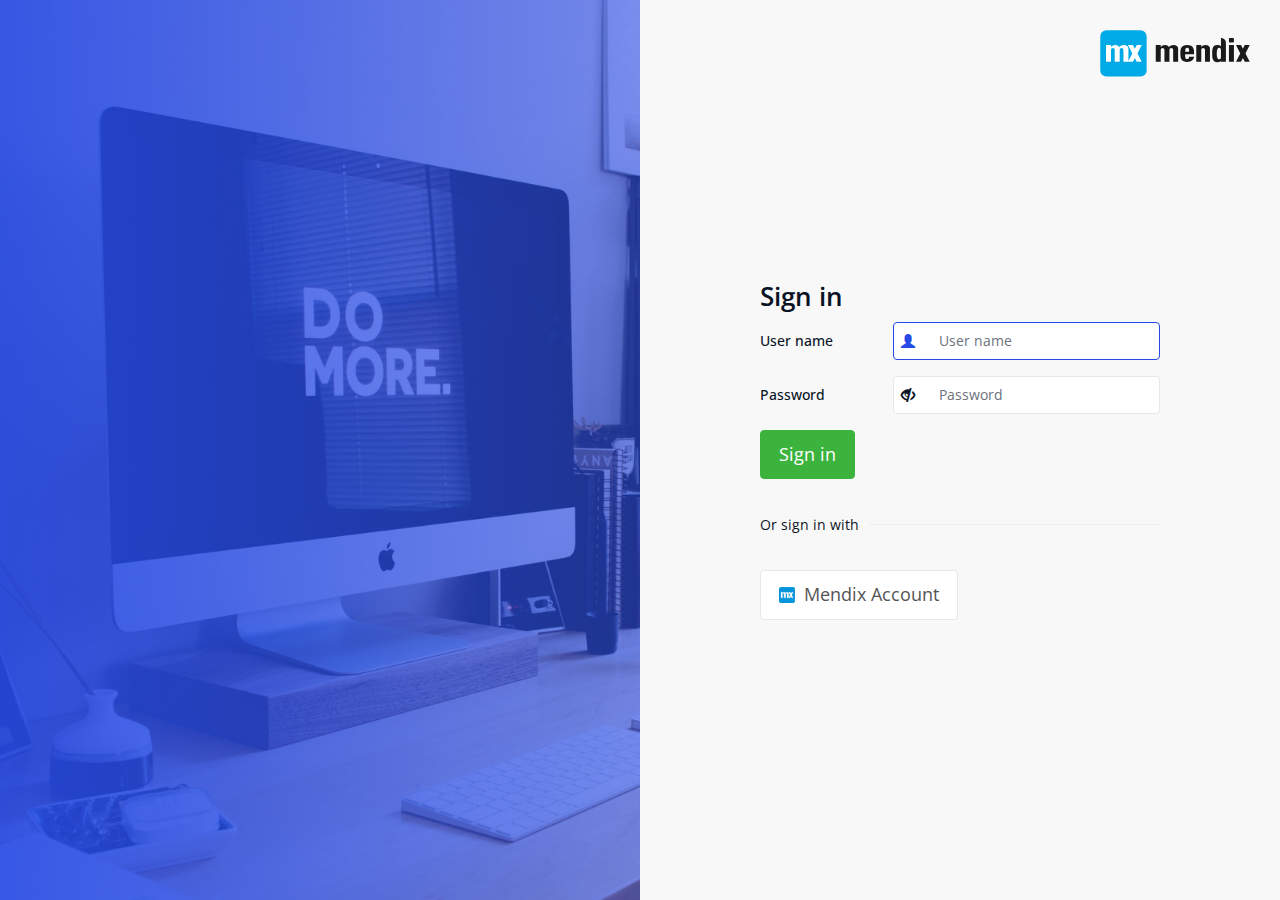
<file: deployment/web/login-with-mendixsso-button.html>
<!DOCTYPE html>
<html>
    <head>
        <meta charset="utf-8" />
        <title>Login</title>
        <meta name="viewport" content="width=device-width, initial-scale=1" />
        <meta name="apple-mobile-web-app-capable" content="yes" />

        <link rel="stylesheet" href="theme.compiled.css?638088808668694047"> <link rel="apple-touch-icon" sizes="180x180" href="apple-touch-icon.png?638088808668694047">
 <link rel="icon" sizes="32x32" href="icon-32.png?638088808668694047">
 <link rel="icon" sizes="16x16" href="icon-16.png?638088808668694047"> <link rel="manifest" href="manifest.webmanifest?638088808668694047" crossorigin="use-credentials"> <link rel="apple-touch-startup-image" href="img/startup-image-2048x2732.png?638088808668694047" media="screen and (device-width: 1024px) and (device-height: 1366px) and (-webkit-device-pixel-ratio: 2) and (orientation: portrait)">
 <link rel="apple-touch-startup-image" href="img/startup-image-2732x2048.png?638088808668694047" media="screen and (device-width: 1366px) and (device-height: 1024px) and (-webkit-device-pixel-ratio: 2) and (orientation: landscape)">
 <link rel="apple-touch-startup-image" href="img/startup-image-1668x2388.png?638088808668694047" media="screen and (device-width: 834px) and (device-height: 1194px) and (-webkit-device-pixel-ratio: 2) and (orientation: portrait)">
 <link rel="apple-touch-startup-image" href="img/startup-image-2388x1668.png?638088808668694047" media="screen and (device-width: 1194px) and (device-height: 834px) and (-webkit-device-pixel-ratio: 2) and (orientation: landscape)">
 <link rel="apple-touch-startup-image" href="img/startup-image-1668x2224.png?638088808668694047" media="screen and (device-width: 834px) and (device-height: 1112px) and (-webkit-device-pixel-ratio: 2) and (orientation: portrait)">
 <link rel="apple-touch-startup-image" href="img/startup-image-2224x1668.png?638088808668694047" media="screen and (device-width: 1112px) and (device-height: 834px) and (-webkit-device-pixel-ratio: 2) and (orientation: landscape)">
 <link rel="apple-touch-startup-image" href="img/startup-image-1620x2160.png?638088808668694047" media="screen and (device-width: 810px) and (device-height: 1080px) and (-webkit-device-pixel-ratio: 2) and (orientation: portrait)">
 <link rel="apple-touch-startup-image" href="img/startup-image-2160x1620.png?638088808668694047" media="screen and (device-width: 1080px) and (device-height: 810px) and (-webkit-device-pixel-ratio: 2) and (orientation: landscape)">
 <link rel="apple-touch-startup-image" href="img/startup-image-1536x2048.png?638088808668694047" media="screen and (device-width: 768px) and (device-height: 1024px) and (-webkit-device-pixel-ratio: 2) and (orientation: portrait)">
 <link rel="apple-touch-startup-image" href="img/startup-image-2048x1536.png?638088808668694047" media="screen and (device-width: 1024px) and (device-height: 768px) and (-webkit-device-pixel-ratio: 2) and (orientation: landscape)">
 <link rel="apple-touch-startup-image" href="img/startup-image-1284x2778.png?638088808668694047" media="screen and (device-width: 428px) and (device-height: 926px) and (-webkit-device-pixel-ratio: 3) and (orientation: portrait)">
 <link rel="apple-touch-startup-image" href="img/startup-image-2778x1284.png?638088808668694047" media="screen and (device-width: 926px) and (device-height: 428px) and (-webkit-device-pixel-ratio: 3) and (orientation: landscape)">
 <link rel="apple-touch-startup-image" href="img/startup-image-1170x2532.png?638088808668694047" media="screen and (device-width: 390px) and (device-height: 844px) and (-webkit-device-pixel-ratio: 3) and (orientation: portrait)">
 <link rel="apple-touch-startup-image" href="img/startup-image-2532x1170.png?638088808668694047" media="screen and (device-width: 844px) and (device-height: 390px) and (-webkit-device-pixel-ratio: 3) and (orientation: landscape)">
 <link rel="apple-touch-startup-image" href="img/startup-image-1080x2340.png?638088808668694047" media="screen and (device-width: 360px) and (device-height: 780px) and (-webkit-device-pixel-ratio: 3) and (orientation: portrait)">
 <link rel="apple-touch-startup-image" href="img/startup-image-2340x1080.png?638088808668694047" media="screen and (device-width: 780px) and (device-height: 360px) and (-webkit-device-pixel-ratio: 3) and (orientation: landscape)">
 <link rel="apple-touch-startup-image" href="img/startup-image-1242x2688.png?638088808668694047" media="screen and (device-width: 414px) and (device-height: 896px) and (-webkit-device-pixel-ratio: 3) and (orientation: portrait)">
 <link rel="apple-touch-startup-image" href="img/startup-image-2688x1242.png?638088808668694047" media="screen and (device-width: 896px) and (device-height: 414px) and (-webkit-device-pixel-ratio: 3) and (orientation: landscape)">
 <link rel="apple-touch-startup-image" href="img/startup-image-828x1792.png?638088808668694047" media="screen and (device-width: 414px) and (device-height: 896px) and (-webkit-device-pixel-ratio: 2) and (orientation: portrait)">
 <link rel="apple-touch-startup-image" href="img/startup-image-1792x828.png?638088808668694047" media="screen and (device-width: 896px) and (device-height: 414px) and (-webkit-device-pixel-ratio: 2) and (orientation: landscape)">
 <link rel="apple-touch-startup-image" href="img/startup-image-1125x2436.png?638088808668694047" media="screen and (device-width: 375px) and (device-height: 812px) and (-webkit-device-pixel-ratio: 3) and (orientation: portrait)">
 <link rel="apple-touch-startup-image" href="img/startup-image-2436x1125.png?638088808668694047" media="screen and (device-width: 812px) and (device-height: 375px) and (-webkit-device-pixel-ratio: 3) and (orientation: landscape)">
 <link rel="apple-touch-startup-image" href="img/startup-image-750x1334.png?638088808668694047" media="screen and (device-width: 375px) and (device-height: 667px) and (-webkit-device-pixel-ratio: 2) and (orientation: portrait)">
 <link rel="apple-touch-startup-image" href="img/startup-image-1334x750.png?638088808668694047" media="screen and (device-width: 667px) and (device-height: 375px) and (-webkit-device-pixel-ratio: 2) and (orientation: landscape)">
 <link rel="apple-touch-startup-image" href="img/startup-image-1242x2208.png?638088808668694047" media="screen and (device-width: 414px) and (device-height: 736px) and (-webkit-device-pixel-ratio: 3) and (orientation: portrait)">
 <link rel="apple-touch-startup-image" href="img/startup-image-2208x1242.png?638088808668694047" media="screen and (device-width: 736px) and (device-height: 414px) and (-webkit-device-pixel-ratio: 3) and (orientation: landscape)">
 <link rel="apple-touch-startup-image" href="img/startup-image-640x1136.png?638088808668694047" media="screen and (device-width: 320px) and (device-height: 568px) and (-webkit-device-pixel-ratio: 2) and (orientation: portrait)">
 <link rel="apple-touch-startup-image" href="img/startup-image-1136x640.png?638088808668694047" media="screen and (device-width: 568px) and (device-height: 320px) and (-webkit-device-pixel-ratio: 2) and (orientation: landscape)">
    </head>

    <body>
        <div class="loginpage">
            <div class="loginpage-left">
                <div class="loginpage-image"></div>
            </div>
            <div class="loginpage-right">
                <div class="loginpage-formwrapper">
                    <h2 id="loginHeader">Sign in</h2>
                    <form id="loginForm" class="loginpage-form" autocomplete="off">
                        <div>
                            <div id="loginMessage" class="alert alert-danger"></div>
                            <div class="form-group">
                                <label class="control-label" id="usernameLabel" for="usernameInput">User name</label>
                                <div class="inputwrapper">
                                    <input
                                        id="usernameInput"
                                        class="form-control"
                                        type="text"
                                        placeholder="User name"
                                        autocorrect="off"
                                        autocapitalize="none"
                                        autocomplete="off"
                                    />
                                    <span class="glyphicon glyphicon-user"></span>
                                </div>
                            </div>
                            <div class="form-group">
                                <label class="control-label" id="passwordLabel" for="passwordInput">Password</label>
                                <div class="inputwrapper">
                                    <input
                                        id="passwordInput"
                                        class="form-control"
                                        type="password"
                                        placeholder="Password"
                                        autocorrect="off"
                                        autocapitalize="none"
                                        autocomplete="off"
                                    />
                                    <span class="glyphicon glyphicon-eye-close" onClick="togglePassword()"></span>
                                </div>
                            </div>
                            <button id="loginButton" type="submit" class="btn btn-success btn-lg">Sign in</button>
                        </div>

                        <div class="loginpage-alternativelabel">
                            <div>Or sign in with</div>
                            <hr />
                        </div>

                        <a id="ssoButton" href="/openid/login" class="btn btn-default btn-lg">
                            <img src="logo.png" />
                            <span class="loginpage-signin">Mendix Account</span>
                        </a>
                    </form>
                </div>
            </div>
            <div class="loginpage-logo">
                <svg xmlns="http://www.w3.org/2000/svg" viewbox="0 0 599 187">
                    <g>
                        <rect
                            x="0.98"
                            y="0.86"
                            width="185.28"
                            height="185.28"
                            rx="24.72"
                            ry="24.72"
                            style="fill: #00aae7"
                        />
                        <polygon
                            points="598.02 60 578.15 60 570.62 75.08 563.08 60 543.21 60 560.22 93.51 543.21 127.03 563.08 127.03 570.62 111.95 578.15 127.03 598.02 127.03 581.02 93.51 598.02 60"
                            style="fill: #1a1a1a"
                        />
                        <path
                            d="M355.57,109.52a6.84,6.84,0,0,1-5.06,6l-.28.07a8.09,8.09,0,0,1-2.11.31c-4,0-6.9-1.89-7.45-6.35s-.6-12.91-.6-12.91h35.42c0-5.24.38-10-.11-14.47a29.32,29.32,0,0,0-3.54-11.53,19.51,19.51,0,0,0-8.41-7.69q-5.61-2.82-15.09-2.82t-14.82,2.63a19.21,19.21,0,0,0-8.28,7.11,25.91,25.91,0,0,0-3.61,10.44,95.45,95.45,0,0,0-.8,12.62,102.66,102.66,0,0,0,.87,13.9,26.88,26.88,0,0,0,3.74,10.88,19.19,19.19,0,0,0,8.35,7.12c3.65,1.7,8.49,2.56,14.55,2.56A36.38,36.38,0,0,0,360,125.69a23.49,23.49,0,0,0,8.28-4.61c4.54-3.93,7.21-8.86,7.21-14.34H355.62S355.67,107.6,355.57,109.52Zm-14.86-31c.38-4,3.35-7.22,7.45-7.22s7.12,2.57,7.45,7.22a56.24,56.24,0,0,1,.12,8H340.11C340.42,81.35,340.42,81.39,340.71,78.47Z"
                            style="fill: #1a1a1a"
                        />
                        <path
                            d="M310.19,68.24a14.19,14.19,0,0,0-3.88-4.42,17.6,17.6,0,0,0-5.63-2.75,23.43,23.43,0,0,0-6.77-1,25.5,25.5,0,0,0-10.57,2,22.29,22.29,0,0,0-7.89,6.21,16.85,16.85,0,0,0-6.48-6,19.81,19.81,0,0,0-9.44-2.18,25,25,0,0,0-9.73,1.73,16.29,16.29,0,0,0-7,6.09h-.28V60.1H222.61V127h19.87V82.45c0-.14,0-.26,0-.4V78.9h0a7.46,7.46,0,0,1,14.91,0h0v3.3h0c0,.08,0,.16,0,.25V127h19.87V78.9h0a7.46,7.46,0,0,1,14.91,0h0V127h19.87V75.15A16.06,16.06,0,0,0,310.19,68.24Z"
                            style="fill: #1a1a1a"
                        />
                        <path
                            d="M166.59,60H146.72l-7.53,15.09L131.65,60H111.78l17,33.52-15.36,30.27V75.13a16,16,0,0,0-1.9-6.9,14.08,14.08,0,0,0-3.88-4.42A17.61,17.61,0,0,0,102,61.05a23.77,23.77,0,0,0-6.77-1,25.34,25.34,0,0,0-10.57,2,22.29,22.29,0,0,0-7.89,6.21,16.85,16.85,0,0,0-6.48-6,19.81,19.81,0,0,0-9.44-2.18,25,25,0,0,0-9.73,1.73,16.2,16.2,0,0,0-7,6.08h-.28V60.09H24V127H43.82V82.43c0-.13,0-.26,0-.39V78.88h0a7.46,7.46,0,0,1,14.91,0h0v3.3h0a2.18,2.18,0,0,1,0,.25V127H78.62V78.88h0a7.46,7.46,0,0,1,14.91,0h0V127h38.09l7.54-15.09L146.72,127h19.87l-17-33.52Z"
                            style="fill: #fff"
                        />
                        <path
                            d="M437.7,68.24a14.29,14.29,0,0,0-3.87-4.42,17.71,17.71,0,0,0-5.65-2.75,25.79,25.79,0,0,0-16.48.83,15.94,15.94,0,0,0-7.05,6h-.27V60.1H384.5V127h19.88V81.5c0-.22,0-.41,0-.62v-2h0a7.46,7.46,0,0,1,14.91,0h0V127h19.87V74.19A11.89,11.89,0,0,0,437.7,68.24Z"
                            style="fill: #1a1a1a"
                        />
                        <path
                            d="M502.85,50.16c0-9.32-7.79-17-17.78-17.93-.66-.06-1.34-.09-2-.09v33a16.63,16.63,0,0,0-5.46-3.92,24.08,24.08,0,0,0-9.51-1.71q-7.69,0-11.84,3.42a19.44,19.44,0,0,0-5.95,8.59,37.59,37.59,0,0,0-2,11.15c-.11,3.16-.18,6.1-.2,8.84h0c0,.7,0,1.39,0,2.06,0,3.43.08,7.19.22,11.28a39.41,39.41,0,0,0,2,11.42,19.83,19.83,0,0,0,6,8.84q4.21,3.57,12.19,3.57a24.38,24.38,0,0,0,10.17-1.92,14.22,14.22,0,0,0,4.3-3.08V127h19.87V50.51h0C502.83,50.39,502.85,50.28,502.85,50.16ZM483,81.92v26.51l0,2.09a7.14,7.14,0,0,1-5,6.22,6,6,0,0,1-2.21.41h-.19s-9.45,1.79-9.45-23.1c0-11.93,2.17-17.73,4.43-20.54a8.43,8.43,0,0,1,.73-.92,3.27,3.27,0,0,1,1.21-.84,4.71,4.71,0,0,1,3.08-.81,7.28,7.28,0,0,1,3.55,1l.18.1A7.57,7.57,0,0,1,483,78.47v3.45Z"
                            style="fill: #1a1a1a"
                        />
                        <g>
                            <path d="M534.83,80.84V127H515V60h19.87V80.84Z" style="fill: #1a1a1a" />
                            <rect
                                x="514.96"
                                y="32.14"
                                width="19.87"
                                height="18.06"
                                rx="3.14"
                                ry="3.14"
                                style="fill: #1a1a1a"
                            />
                        </g>
                    </g>
                </svg>
            </div>
        </div>

        <script src="js/login_i18n.js?638088808668694047"></script>
        <script src="js/login.js?638088808668694047"></script>
        <script>
            function togglePassword() {
                const icon = document.querySelector("[class*=glyphicon-eye]");
                if (icon.classList.contains("glyphicon-eye-close"))
                    icon.classList.replace("glyphicon-eye-close", "glyphicon-eye-open");
                else icon.classList.replace("glyphicon-eye-open", "glyphicon-eye-close");

                const input = document.querySelector("#passwordInput");
                if (input.type === "password") input.type = "text";
                else input.type = "password";
            }
        </script>
    </body>
</html>
</file>
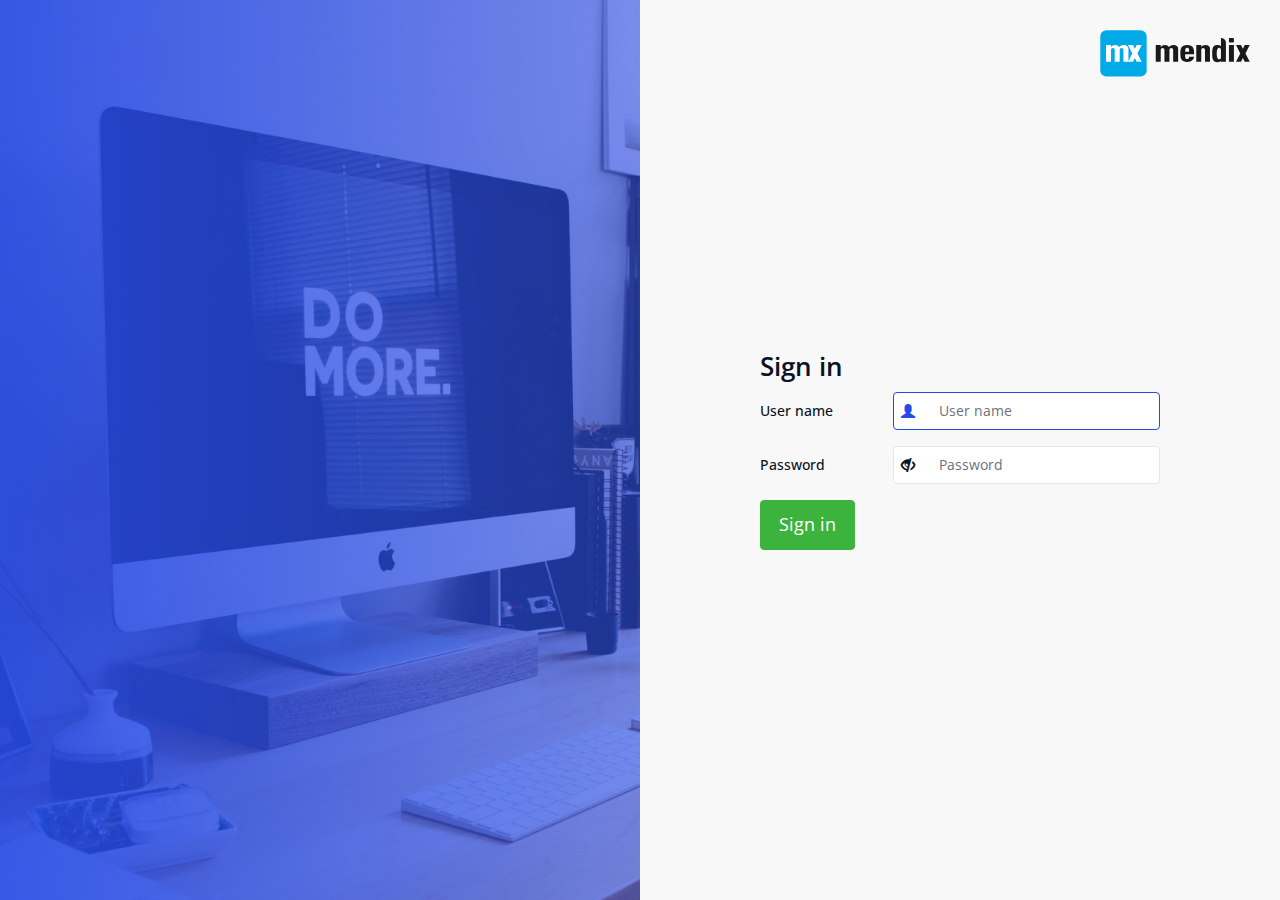
<file: deployment/web/login.html>
<!DOCTYPE html>
<html>
    <head>
        <meta charset="utf-8" />
        <title>Login</title>
        <meta name="viewport" content="width=device-width, initial-scale=1" />
        <meta name="apple-mobile-web-app-capable" content="yes" />

        <link rel="stylesheet" href="theme.compiled.css?638088808668694047"> <link rel="apple-touch-icon" sizes="180x180" href="apple-touch-icon.png?638088808668694047">
 <link rel="icon" sizes="32x32" href="icon-32.png?638088808668694047">
 <link rel="icon" sizes="16x16" href="icon-16.png?638088808668694047"> <link rel="manifest" href="manifest.webmanifest?638088808668694047" crossorigin="use-credentials"> <link rel="apple-touch-startup-image" href="img/startup-image-2048x2732.png?638088808668694047" media="screen and (device-width: 1024px) and (device-height: 1366px) and (-webkit-device-pixel-ratio: 2) and (orientation: portrait)">
 <link rel="apple-touch-startup-image" href="img/startup-image-2732x2048.png?638088808668694047" media="screen and (device-width: 1366px) and (device-height: 1024px) and (-webkit-device-pixel-ratio: 2) and (orientation: landscape)">
 <link rel="apple-touch-startup-image" href="img/startup-image-1668x2388.png?638088808668694047" media="screen and (device-width: 834px) and (device-height: 1194px) and (-webkit-device-pixel-ratio: 2) and (orientation: portrait)">
 <link rel="apple-touch-startup-image" href="img/startup-image-2388x1668.png?638088808668694047" media="screen and (device-width: 1194px) and (device-height: 834px) and (-webkit-device-pixel-ratio: 2) and (orientation: landscape)">
 <link rel="apple-touch-startup-image" href="img/startup-image-1668x2224.png?638088808668694047" media="screen and (device-width: 834px) and (device-height: 1112px) and (-webkit-device-pixel-ratio: 2) and (orientation: portrait)">
 <link rel="apple-touch-startup-image" href="img/startup-image-2224x1668.png?638088808668694047" media="screen and (device-width: 1112px) and (device-height: 834px) and (-webkit-device-pixel-ratio: 2) and (orientation: landscape)">
 <link rel="apple-touch-startup-image" href="img/startup-image-1620x2160.png?638088808668694047" media="screen and (device-width: 810px) and (device-height: 1080px) and (-webkit-device-pixel-ratio: 2) and (orientation: portrait)">
 <link rel="apple-touch-startup-image" href="img/startup-image-2160x1620.png?638088808668694047" media="screen and (device-width: 1080px) and (device-height: 810px) and (-webkit-device-pixel-ratio: 2) and (orientation: landscape)">
 <link rel="apple-touch-startup-image" href="img/startup-image-1536x2048.png?638088808668694047" media="screen and (device-width: 768px) and (device-height: 1024px) and (-webkit-device-pixel-ratio: 2) and (orientation: portrait)">
 <link rel="apple-touch-startup-image" href="img/startup-image-2048x1536.png?638088808668694047" media="screen and (device-width: 1024px) and (device-height: 768px) and (-webkit-device-pixel-ratio: 2) and (orientation: landscape)">
 <link rel="apple-touch-startup-image" href="img/startup-image-1284x2778.png?638088808668694047" media="screen and (device-width: 428px) and (device-height: 926px) and (-webkit-device-pixel-ratio: 3) and (orientation: portrait)">
 <link rel="apple-touch-startup-image" href="img/startup-image-2778x1284.png?638088808668694047" media="screen and (device-width: 926px) and (device-height: 428px) and (-webkit-device-pixel-ratio: 3) and (orientation: landscape)">
 <link rel="apple-touch-startup-image" href="img/startup-image-1170x2532.png?638088808668694047" media="screen and (device-width: 390px) and (device-height: 844px) and (-webkit-device-pixel-ratio: 3) and (orientation: portrait)">
 <link rel="apple-touch-startup-image" href="img/startup-image-2532x1170.png?638088808668694047" media="screen and (device-width: 844px) and (device-height: 390px) and (-webkit-device-pixel-ratio: 3) and (orientation: landscape)">
 <link rel="apple-touch-startup-image" href="img/startup-image-1080x2340.png?638088808668694047" media="screen and (device-width: 360px) and (device-height: 780px) and (-webkit-device-pixel-ratio: 3) and (orientation: portrait)">
 <link rel="apple-touch-startup-image" href="img/startup-image-2340x1080.png?638088808668694047" media="screen and (device-width: 780px) and (device-height: 360px) and (-webkit-device-pixel-ratio: 3) and (orientation: landscape)">
 <link rel="apple-touch-startup-image" href="img/startup-image-1242x2688.png?638088808668694047" media="screen and (device-width: 414px) and (device-height: 896px) and (-webkit-device-pixel-ratio: 3) and (orientation: portrait)">
 <link rel="apple-touch-startup-image" href="img/startup-image-2688x1242.png?638088808668694047" media="screen and (device-width: 896px) and (device-height: 414px) and (-webkit-device-pixel-ratio: 3) and (orientation: landscape)">
 <link rel="apple-touch-startup-image" href="img/startup-image-828x1792.png?638088808668694047" media="screen and (device-width: 414px) and (device-height: 896px) and (-webkit-device-pixel-ratio: 2) and (orientation: portrait)">
 <link rel="apple-touch-startup-image" href="img/startup-image-1792x828.png?638088808668694047" media="screen and (device-width: 896px) and (device-height: 414px) and (-webkit-device-pixel-ratio: 2) and (orientation: landscape)">
 <link rel="apple-touch-startup-image" href="img/startup-image-1125x2436.png?638088808668694047" media="screen and (device-width: 375px) and (device-height: 812px) and (-webkit-device-pixel-ratio: 3) and (orientation: portrait)">
 <link rel="apple-touch-startup-image" href="img/startup-image-2436x1125.png?638088808668694047" media="screen and (device-width: 812px) and (device-height: 375px) and (-webkit-device-pixel-ratio: 3) and (orientation: landscape)">
 <link rel="apple-touch-startup-image" href="img/startup-image-750x1334.png?638088808668694047" media="screen and (device-width: 375px) and (device-height: 667px) and (-webkit-device-pixel-ratio: 2) and (orientation: portrait)">
 <link rel="apple-touch-startup-image" href="img/startup-image-1334x750.png?638088808668694047" media="screen and (device-width: 667px) and (device-height: 375px) and (-webkit-device-pixel-ratio: 2) and (orientation: landscape)">
 <link rel="apple-touch-startup-image" href="img/startup-image-1242x2208.png?638088808668694047" media="screen and (device-width: 414px) and (device-height: 736px) and (-webkit-device-pixel-ratio: 3) and (orientation: portrait)">
 <link rel="apple-touch-startup-image" href="img/startup-image-2208x1242.png?638088808668694047" media="screen and (device-width: 736px) and (device-height: 414px) and (-webkit-device-pixel-ratio: 3) and (orientation: landscape)">
 <link rel="apple-touch-startup-image" href="img/startup-image-640x1136.png?638088808668694047" media="screen and (device-width: 320px) and (device-height: 568px) and (-webkit-device-pixel-ratio: 2) and (orientation: portrait)">
 <link rel="apple-touch-startup-image" href="img/startup-image-1136x640.png?638088808668694047" media="screen and (device-width: 568px) and (device-height: 320px) and (-webkit-device-pixel-ratio: 2) and (orientation: landscape)">
    </head>

    <body>
        <div class="loginpage">
            <div class="loginpage-left">
                <div class="loginpage-image"></div>
            </div>
            <div class="loginpage-right">
                <div class="loginpage-formwrapper">
                    <h2 id="loginHeader">Sign in</h2>
                    <form id="loginForm" class="loginpage-form" autocomplete="off">
                        <div>
                            <div id="loginMessage" class="alert alert-danger"></div>
                            <div class="form-group">
                                <label class="control-label" id="usernameLabel" for="usernameInput">User name</label>
                                <div class="inputwrapper">
                                    <input
                                        id="usernameInput"
                                        class="form-control"
                                        type="text"
                                        placeholder="User name"
                                        autocorrect="off"
                                        autocapitalize="none"
                                        autocomplete="off"
                                    />
                                    <span class="glyphicon glyphicon-user"></span>
                                </div>
                            </div>
                            <div class="form-group">
                                <label class="control-label" id="passwordLabel" for="passwordInput">Password</label>
                                <div class="inputwrapper">
                                    <input
                                        id="passwordInput"
                                        class="form-control"
                                        type="password"
                                        placeholder="Password"
                                        autocorrect="off"
                                        autocapitalize="none"
                                        autocomplete="off"
                                    />
                                    <span class="glyphicon glyphicon-eye-close" onClick="togglePassword()"></span>
                                </div>
                            </div>
                            <button id="loginButton" type="submit" class="btn btn-success btn-lg">Sign in</button>
                        </div>
                    </form>
                </div>
            </div>
            <div class="loginpage-logo">
                <svg xmlns="http://www.w3.org/2000/svg" viewbox="0 0 599 187">
                    <g>
                        <rect
                            x="0.98"
                            y="0.86"
                            width="185.28"
                            height="185.28"
                            rx="24.72"
                            ry="24.72"
                            style="fill: #00aae7"
                        />
                        <polygon
                            points="598.02 60 578.15 60 570.62 75.08 563.08 60 543.21 60 560.22 93.51 543.21 127.03 563.08 127.03 570.62 111.95 578.15 127.03 598.02 127.03 581.02 93.51 598.02 60"
                            style="fill: #1a1a1a"
                        />
                        <path
                            d="M355.57,109.52a6.84,6.84,0,0,1-5.06,6l-.28.07a8.09,8.09,0,0,1-2.11.31c-4,0-6.9-1.89-7.45-6.35s-.6-12.91-.6-12.91h35.42c0-5.24.38-10-.11-14.47a29.32,29.32,0,0,0-3.54-11.53,19.51,19.51,0,0,0-8.41-7.69q-5.61-2.82-15.09-2.82t-14.82,2.63a19.21,19.21,0,0,0-8.28,7.11,25.91,25.91,0,0,0-3.61,10.44,95.45,95.45,0,0,0-.8,12.62,102.66,102.66,0,0,0,.87,13.9,26.88,26.88,0,0,0,3.74,10.88,19.19,19.19,0,0,0,8.35,7.12c3.65,1.7,8.49,2.56,14.55,2.56A36.38,36.38,0,0,0,360,125.69a23.49,23.49,0,0,0,8.28-4.61c4.54-3.93,7.21-8.86,7.21-14.34H355.62S355.67,107.6,355.57,109.52Zm-14.86-31c.38-4,3.35-7.22,7.45-7.22s7.12,2.57,7.45,7.22a56.24,56.24,0,0,1,.12,8H340.11C340.42,81.35,340.42,81.39,340.71,78.47Z"
                            style="fill: #1a1a1a"
                        />
                        <path
                            d="M310.19,68.24a14.19,14.19,0,0,0-3.88-4.42,17.6,17.6,0,0,0-5.63-2.75,23.43,23.43,0,0,0-6.77-1,25.5,25.5,0,0,0-10.57,2,22.29,22.29,0,0,0-7.89,6.21,16.85,16.85,0,0,0-6.48-6,19.81,19.81,0,0,0-9.44-2.18,25,25,0,0,0-9.73,1.73,16.29,16.29,0,0,0-7,6.09h-.28V60.1H222.61V127h19.87V82.45c0-.14,0-.26,0-.4V78.9h0a7.46,7.46,0,0,1,14.91,0h0v3.3h0c0,.08,0,.16,0,.25V127h19.87V78.9h0a7.46,7.46,0,0,1,14.91,0h0V127h19.87V75.15A16.06,16.06,0,0,0,310.19,68.24Z"
                            style="fill: #1a1a1a"
                        />
                        <path
                            d="M166.59,60H146.72l-7.53,15.09L131.65,60H111.78l17,33.52-15.36,30.27V75.13a16,16,0,0,0-1.9-6.9,14.08,14.08,0,0,0-3.88-4.42A17.61,17.61,0,0,0,102,61.05a23.77,23.77,0,0,0-6.77-1,25.34,25.34,0,0,0-10.57,2,22.29,22.29,0,0,0-7.89,6.21,16.85,16.85,0,0,0-6.48-6,19.81,19.81,0,0,0-9.44-2.18,25,25,0,0,0-9.73,1.73,16.2,16.2,0,0,0-7,6.08h-.28V60.09H24V127H43.82V82.43c0-.13,0-.26,0-.39V78.88h0a7.46,7.46,0,0,1,14.91,0h0v3.3h0a2.18,2.18,0,0,1,0,.25V127H78.62V78.88h0a7.46,7.46,0,0,1,14.91,0h0V127h38.09l7.54-15.09L146.72,127h19.87l-17-33.52Z"
                            style="fill: #fff"
                        />
                        <path
                            d="M437.7,68.24a14.29,14.29,0,0,0-3.87-4.42,17.71,17.71,0,0,0-5.65-2.75,25.79,25.79,0,0,0-16.48.83,15.94,15.94,0,0,0-7.05,6h-.27V60.1H384.5V127h19.88V81.5c0-.22,0-.41,0-.62v-2h0a7.46,7.46,0,0,1,14.91,0h0V127h19.87V74.19A11.89,11.89,0,0,0,437.7,68.24Z"
                            style="fill: #1a1a1a"
                        />
                        <path
                            d="M502.85,50.16c0-9.32-7.79-17-17.78-17.93-.66-.06-1.34-.09-2-.09v33a16.63,16.63,0,0,0-5.46-3.92,24.08,24.08,0,0,0-9.51-1.71q-7.69,0-11.84,3.42a19.44,19.44,0,0,0-5.95,8.59,37.59,37.59,0,0,0-2,11.15c-.11,3.16-.18,6.1-.2,8.84h0c0,.7,0,1.39,0,2.06,0,3.43.08,7.19.22,11.28a39.41,39.41,0,0,0,2,11.42,19.83,19.83,0,0,0,6,8.84q4.21,3.57,12.19,3.57a24.38,24.38,0,0,0,10.17-1.92,14.22,14.22,0,0,0,4.3-3.08V127h19.87V50.51h0C502.83,50.39,502.85,50.28,502.85,50.16ZM483,81.92v26.51l0,2.09a7.14,7.14,0,0,1-5,6.22,6,6,0,0,1-2.21.41h-.19s-9.45,1.79-9.45-23.1c0-11.93,2.17-17.73,4.43-20.54a8.43,8.43,0,0,1,.73-.92,3.27,3.27,0,0,1,1.21-.84,4.71,4.71,0,0,1,3.08-.81,7.28,7.28,0,0,1,3.55,1l.18.1A7.57,7.57,0,0,1,483,78.47v3.45Z"
                            style="fill: #1a1a1a"
                        />
                        <g>
                            <path d="M534.83,80.84V127H515V60h19.87V80.84Z" style="fill: #1a1a1a" />
                            <rect
                                x="514.96"
                                y="32.14"
                                width="19.87"
                                height="18.06"
                                rx="3.14"
                                ry="3.14"
                                style="fill: #1a1a1a"
                            />
                        </g>
                    </g>
                </svg>
            </div>
        </div>

        <script src="js/login_i18n.js?638088808668694047"></script>
        <script src="js/login.js?638088808668694047"></script>
        <script>
            function togglePassword() {
                const icon = document.querySelector("[class*=glyphicon-eye]");
                if (icon.classList.contains("glyphicon-eye-close"))
                    icon.classList.replace("glyphicon-eye-close", "glyphicon-eye-open");
                else icon.classList.replace("glyphicon-eye-open", "glyphicon-eye-close");

                const input = document.querySelector("#passwordInput");
                if (input.type === "password") input.type = "text";
                else input.type = "password";
            }
        </script>
    </body>
</html>
</file>
